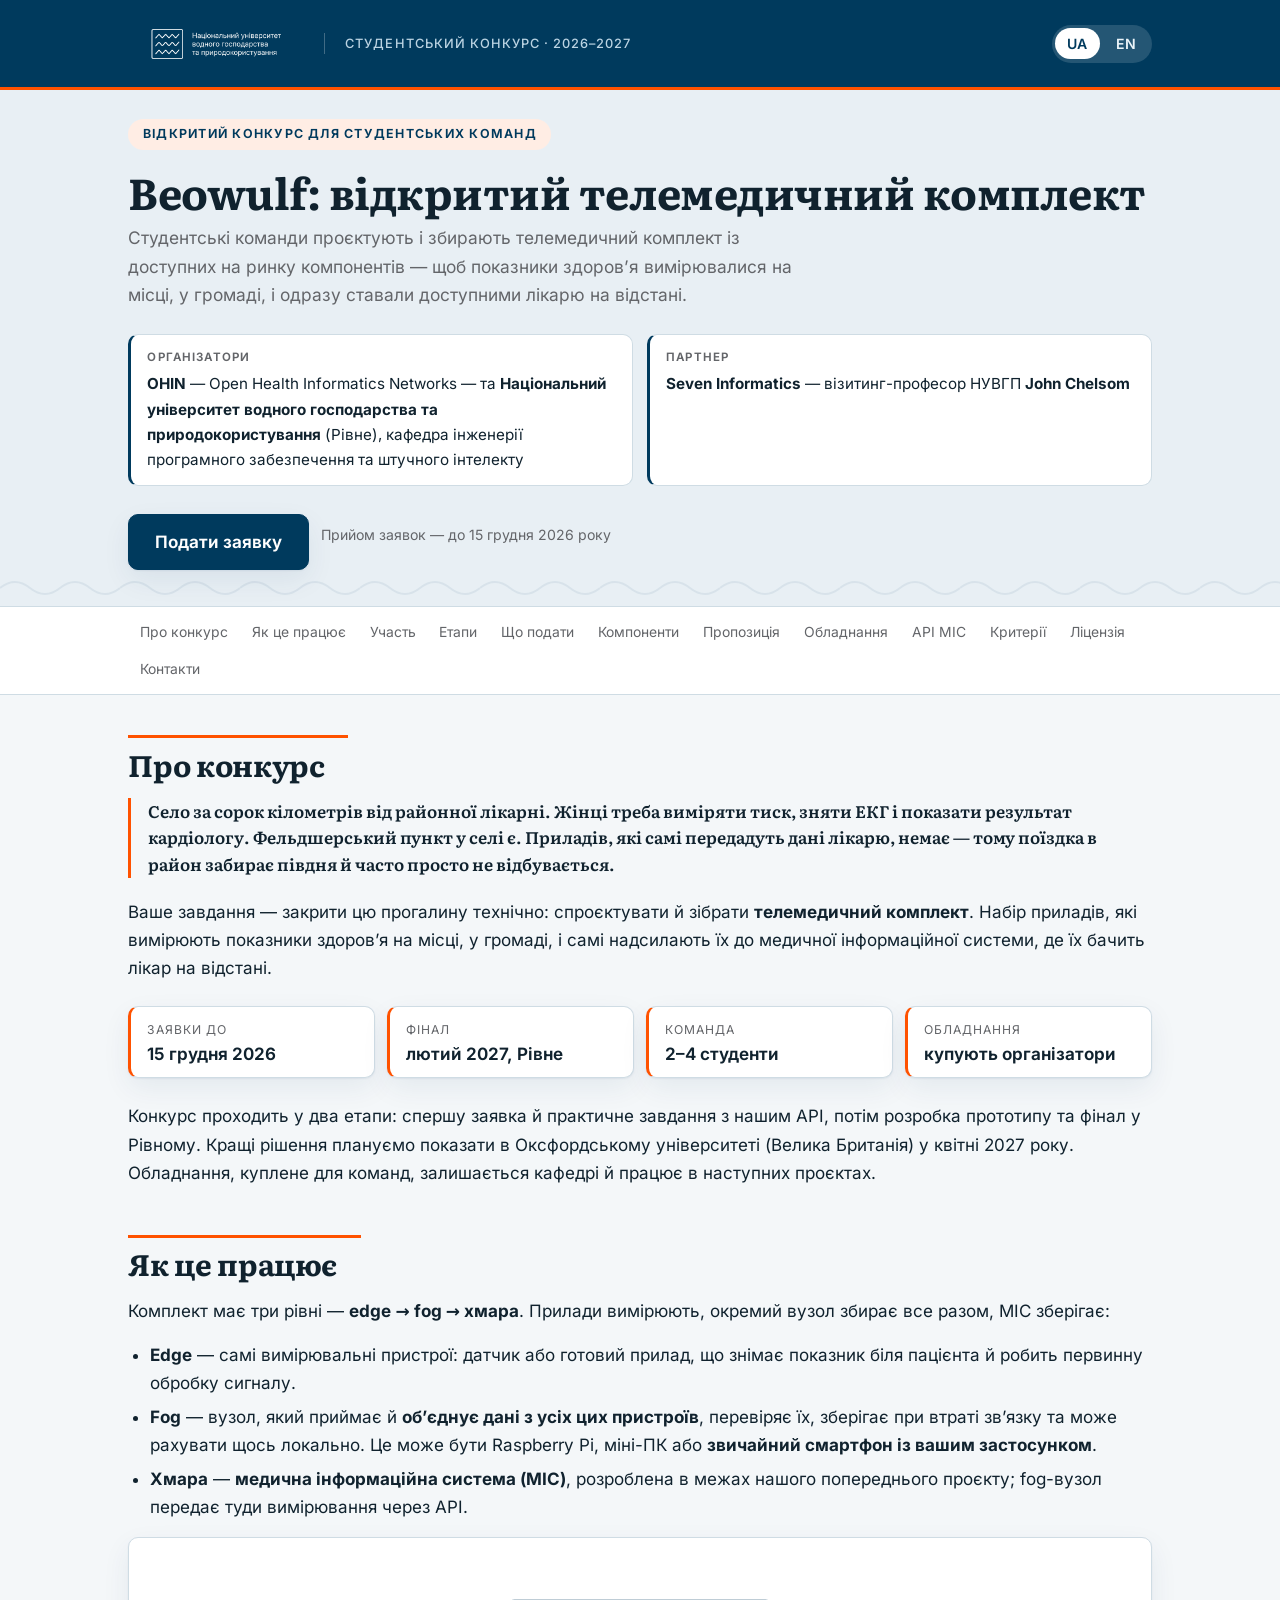
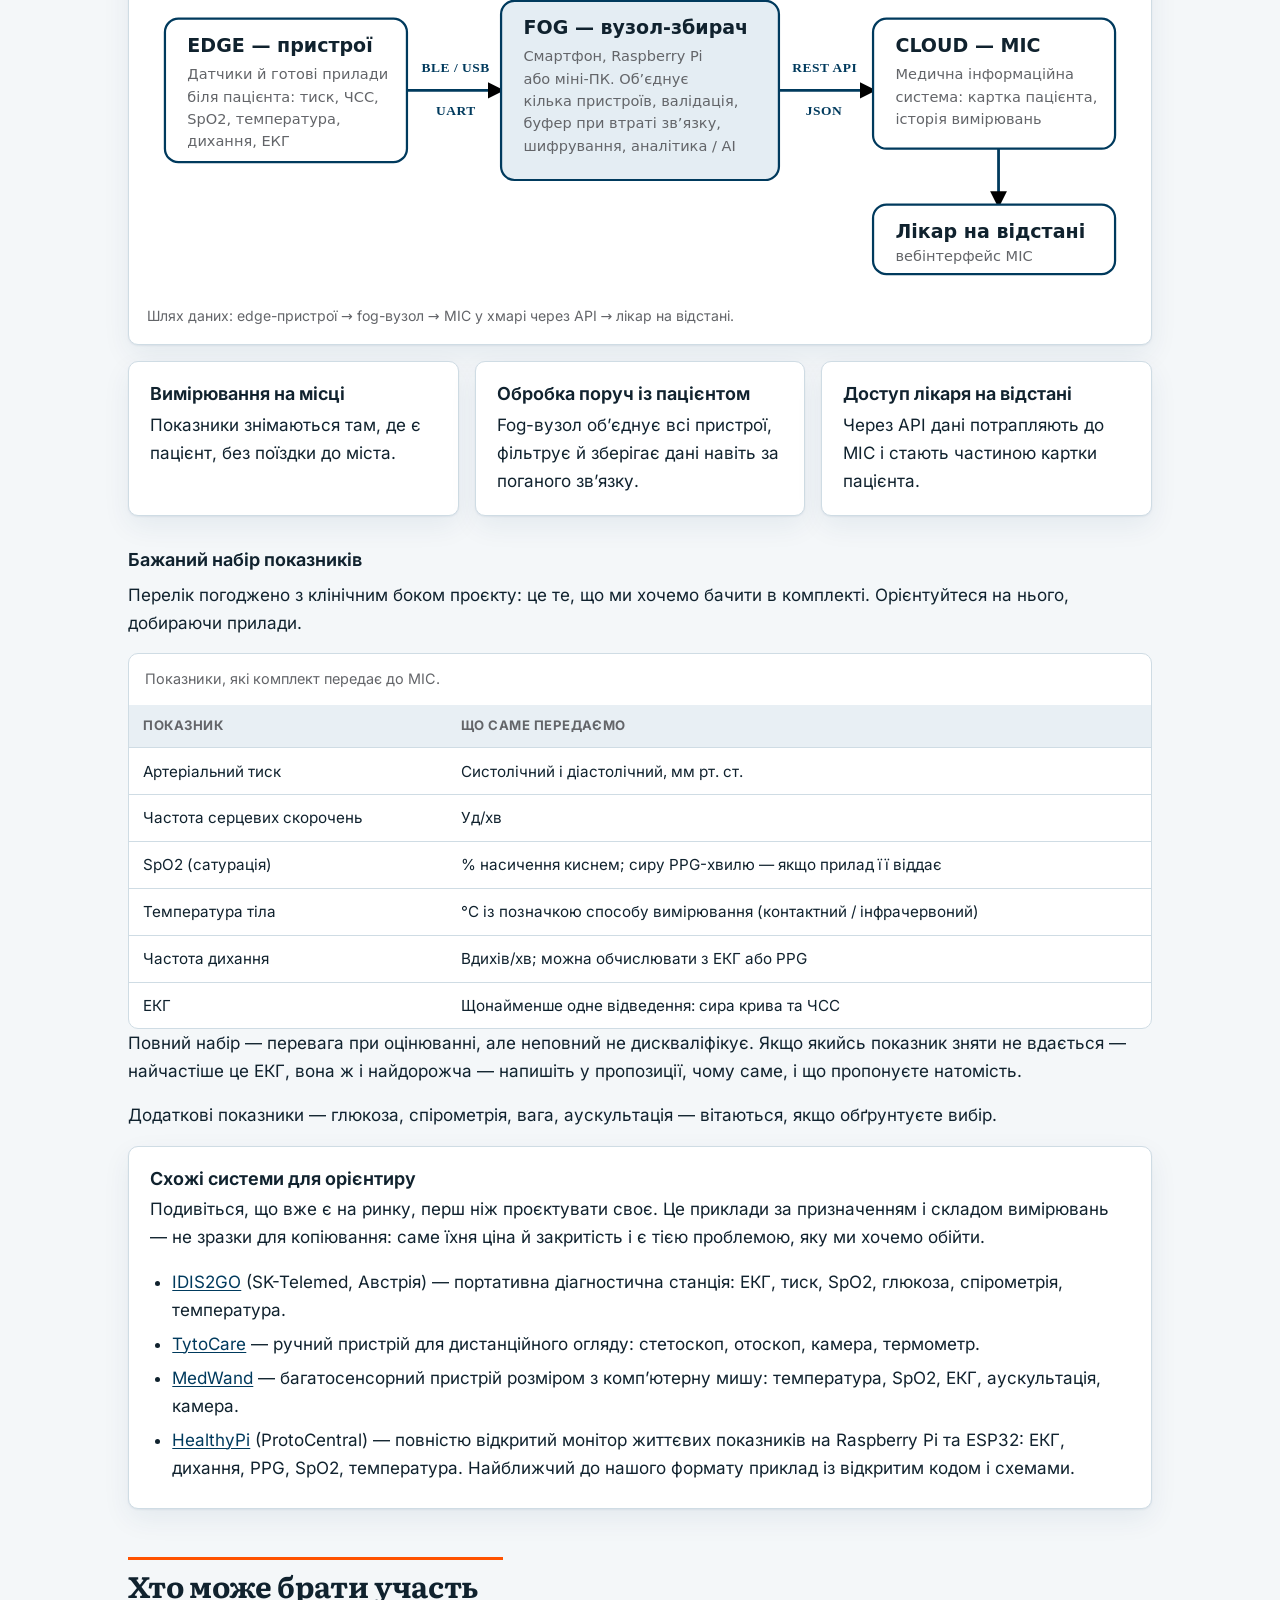
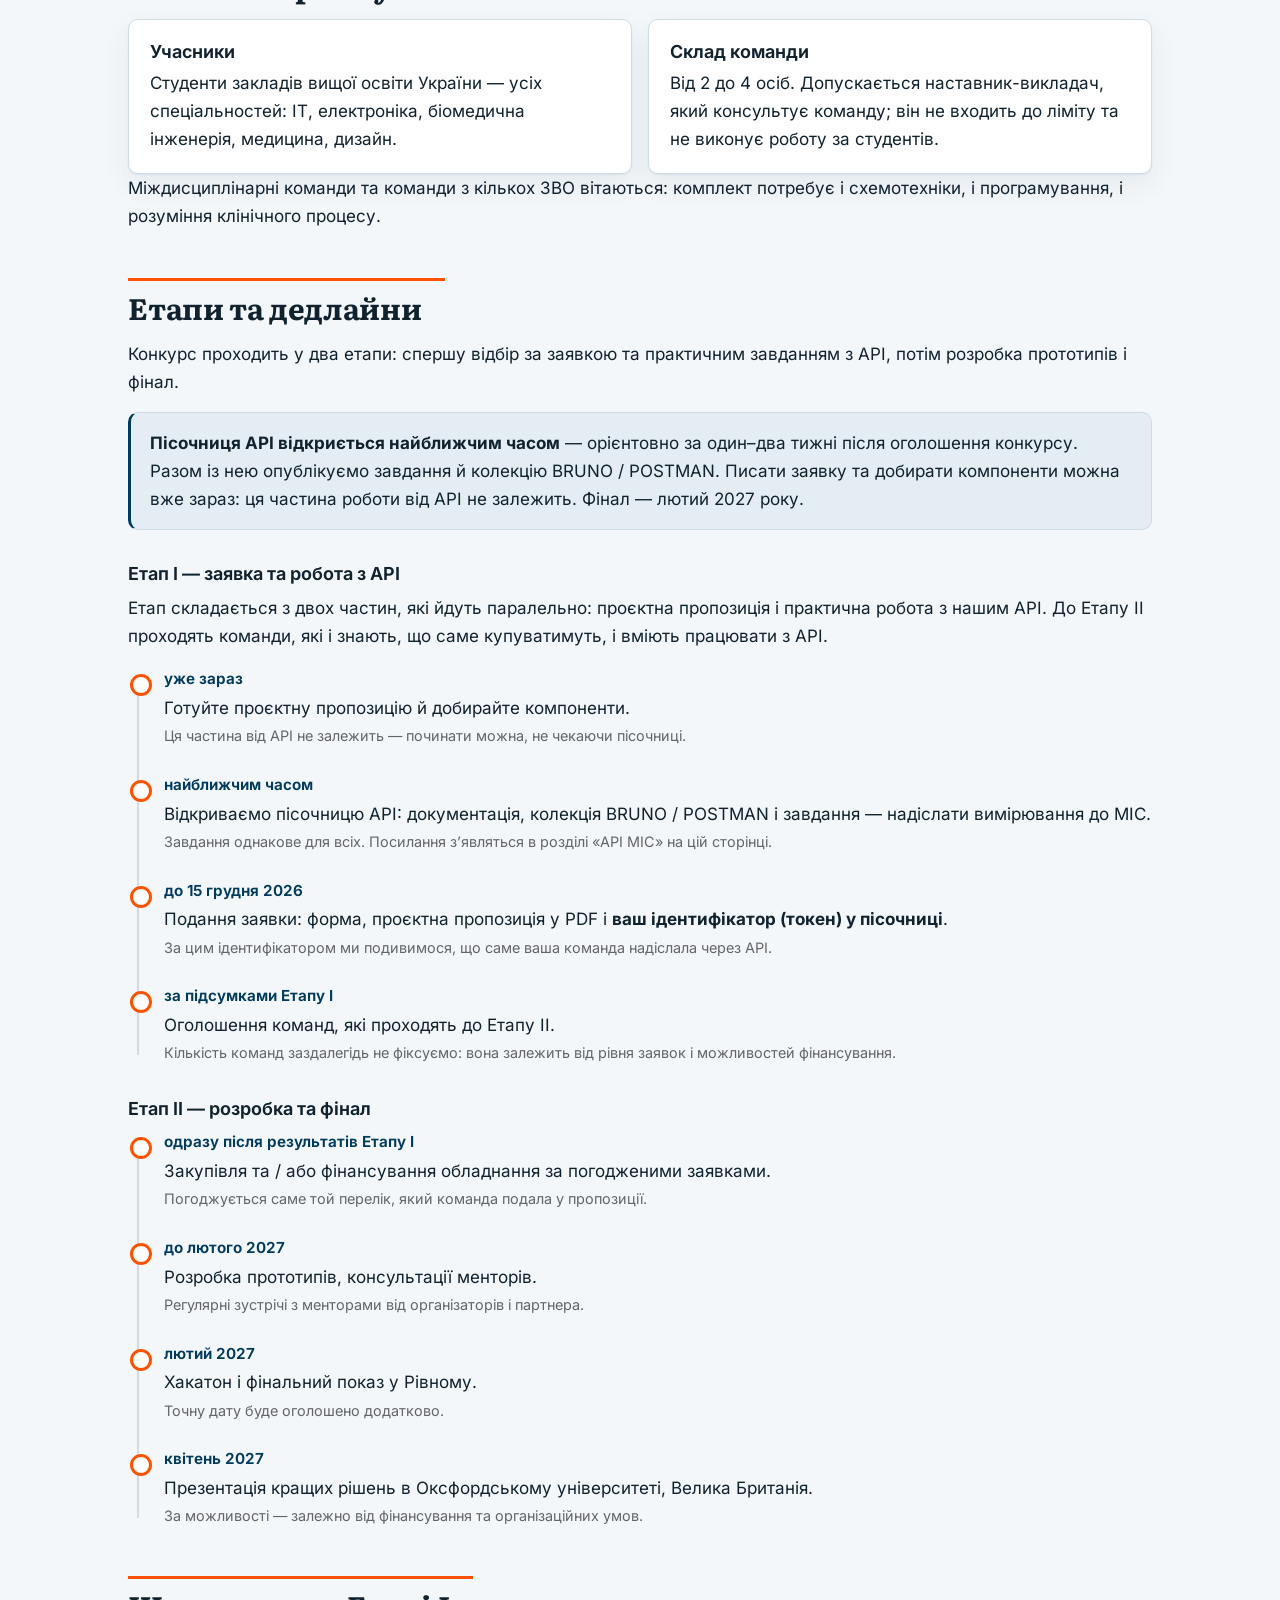
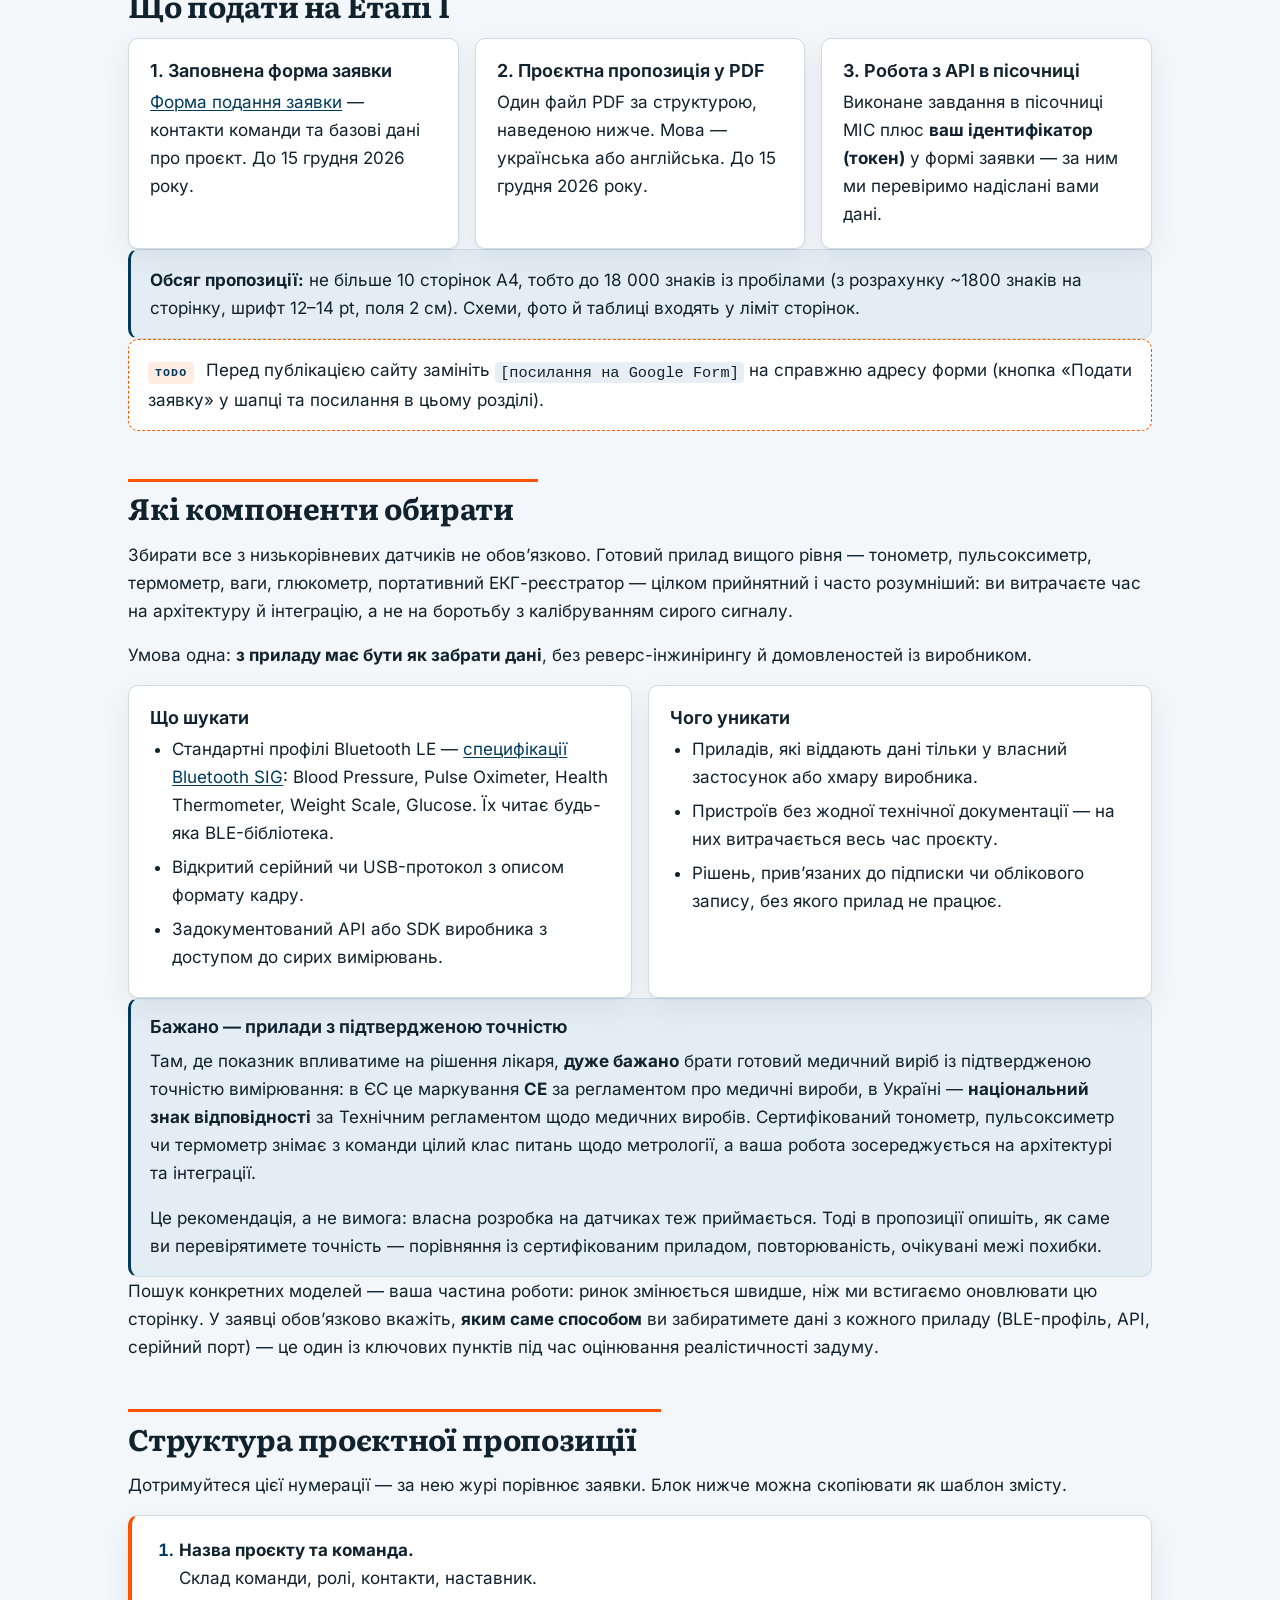
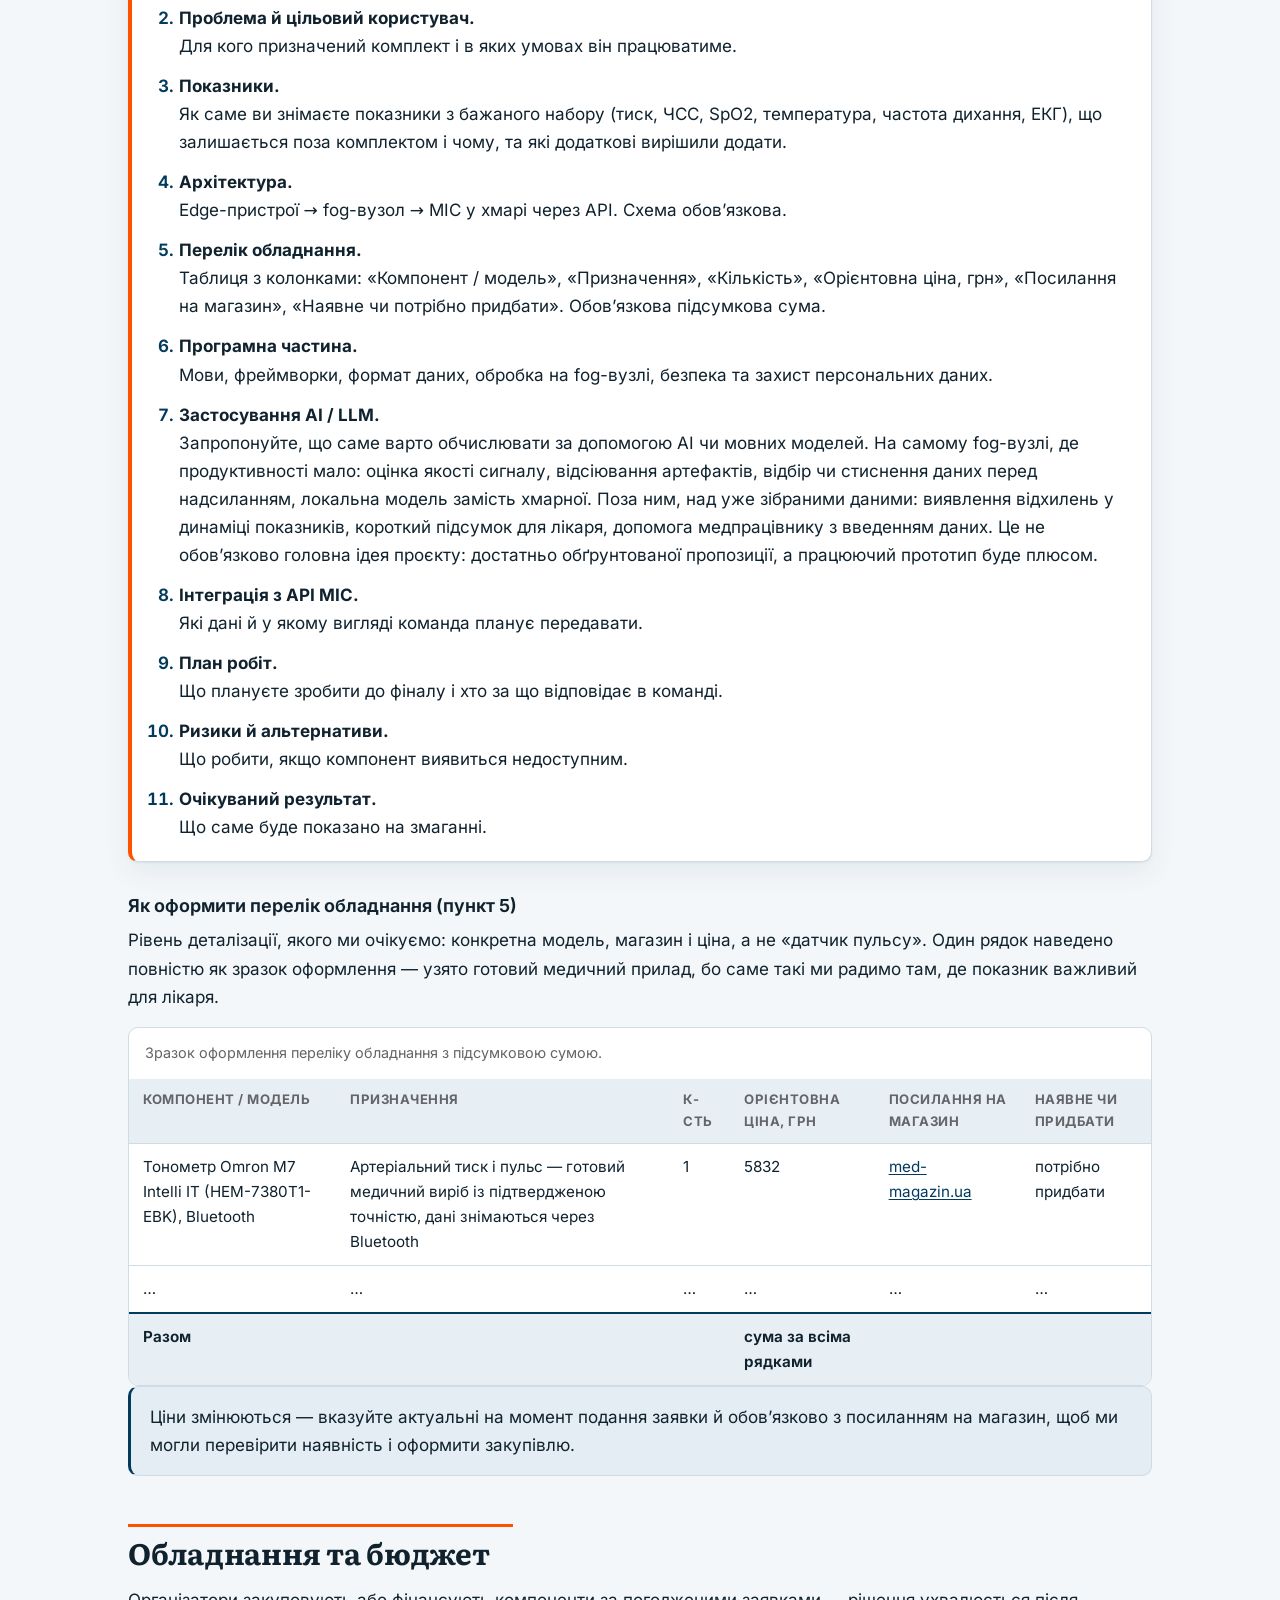
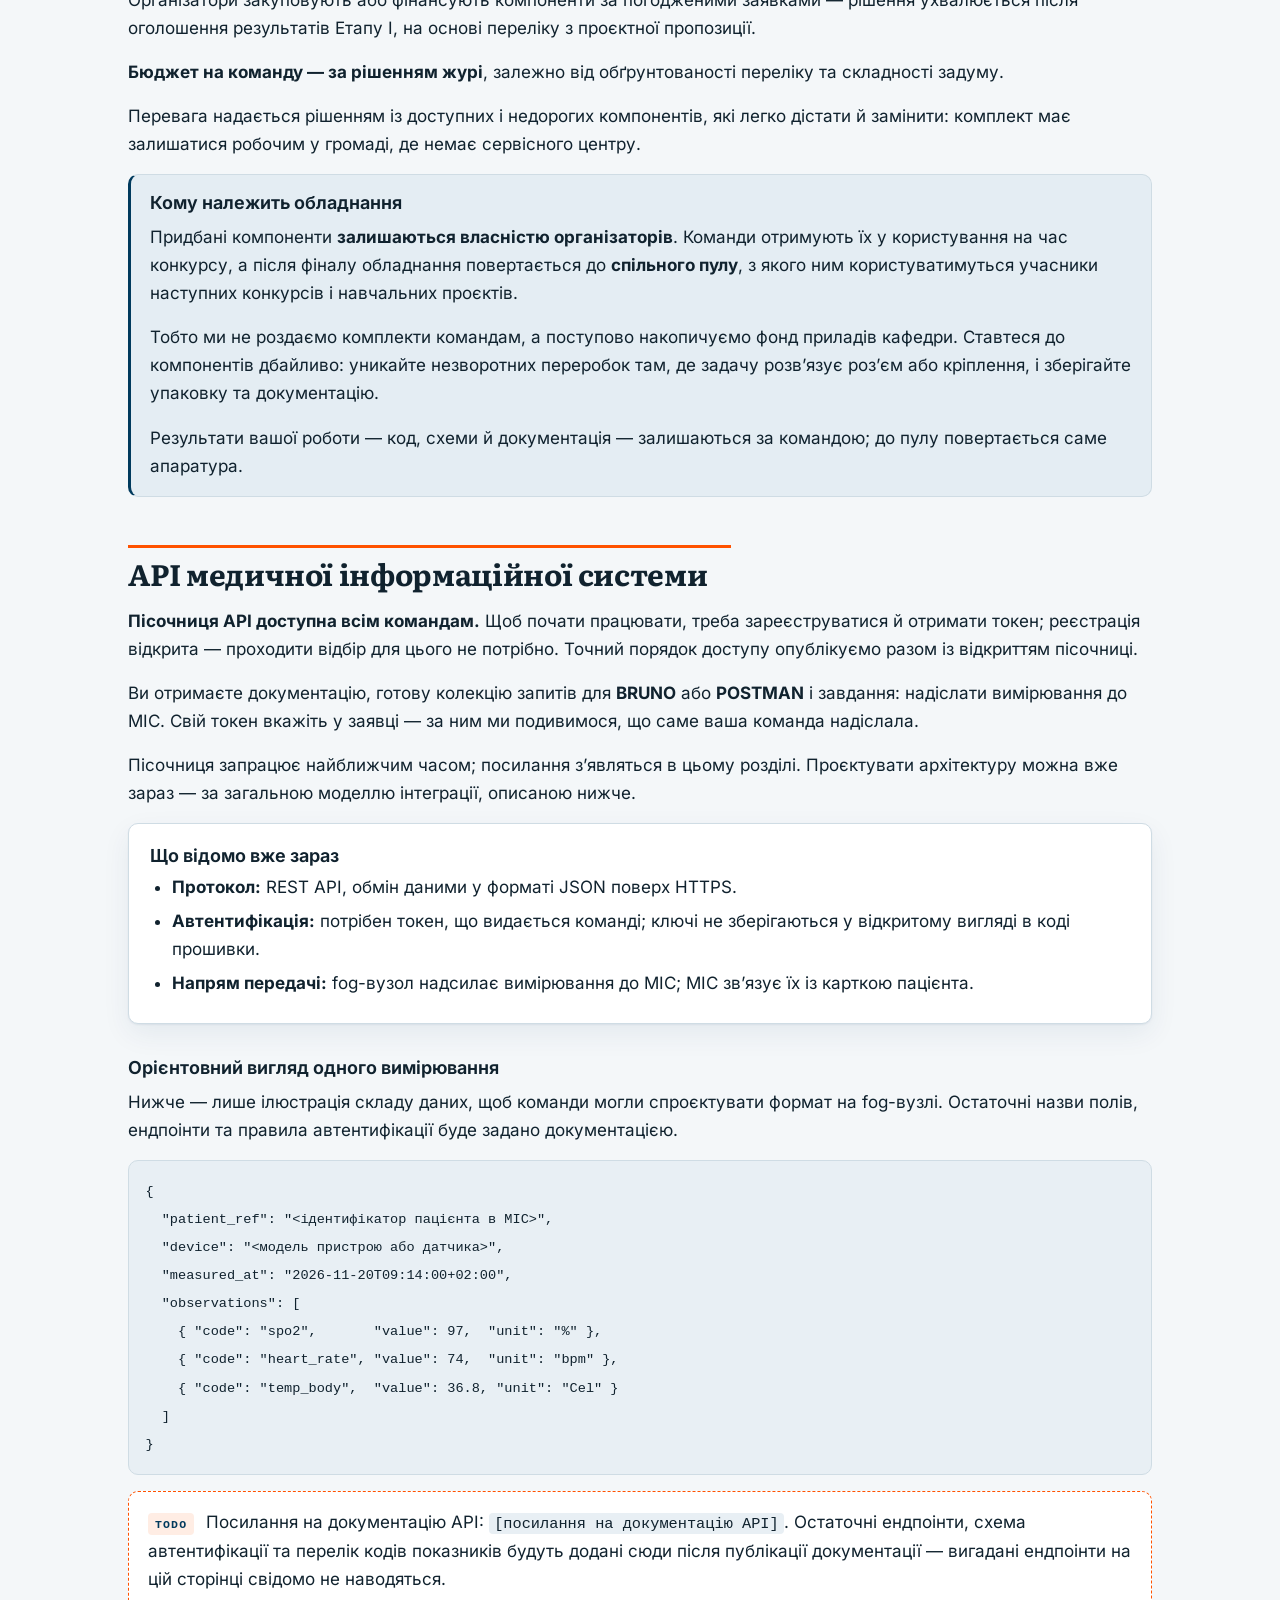
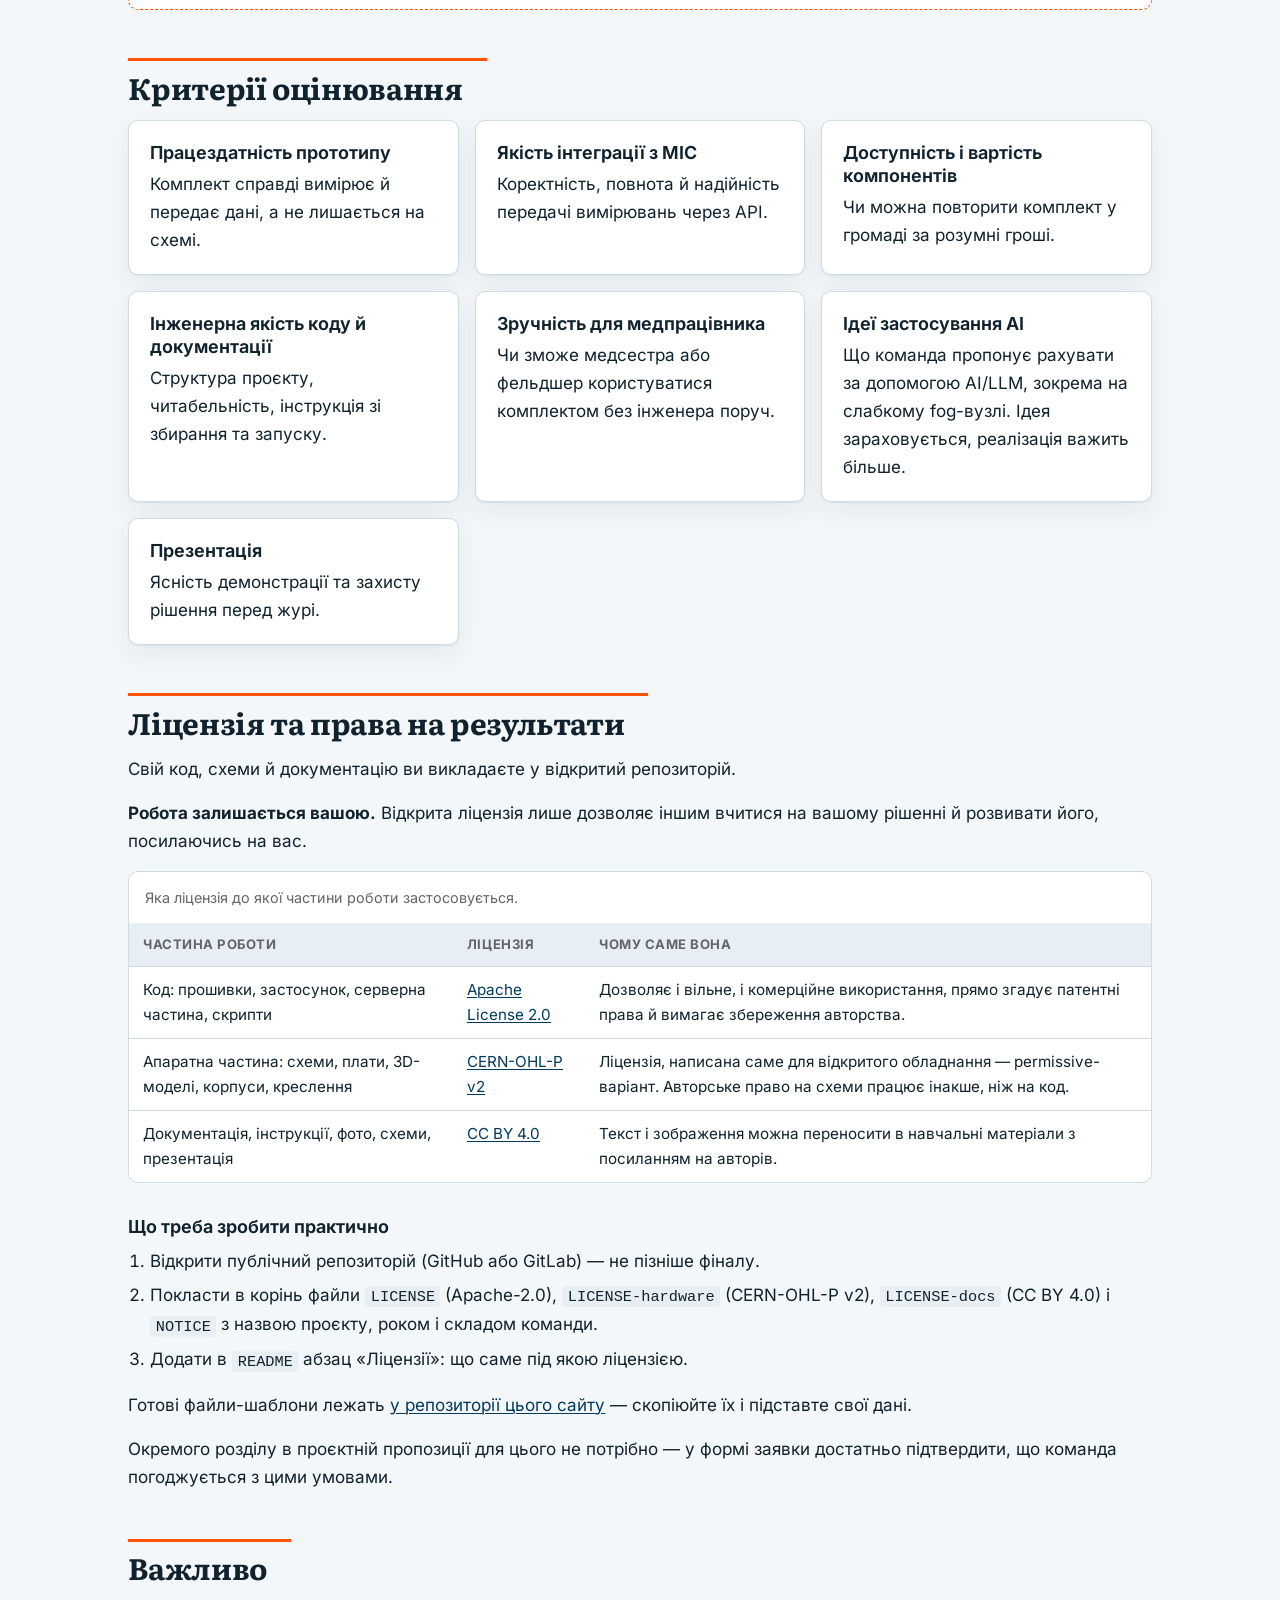
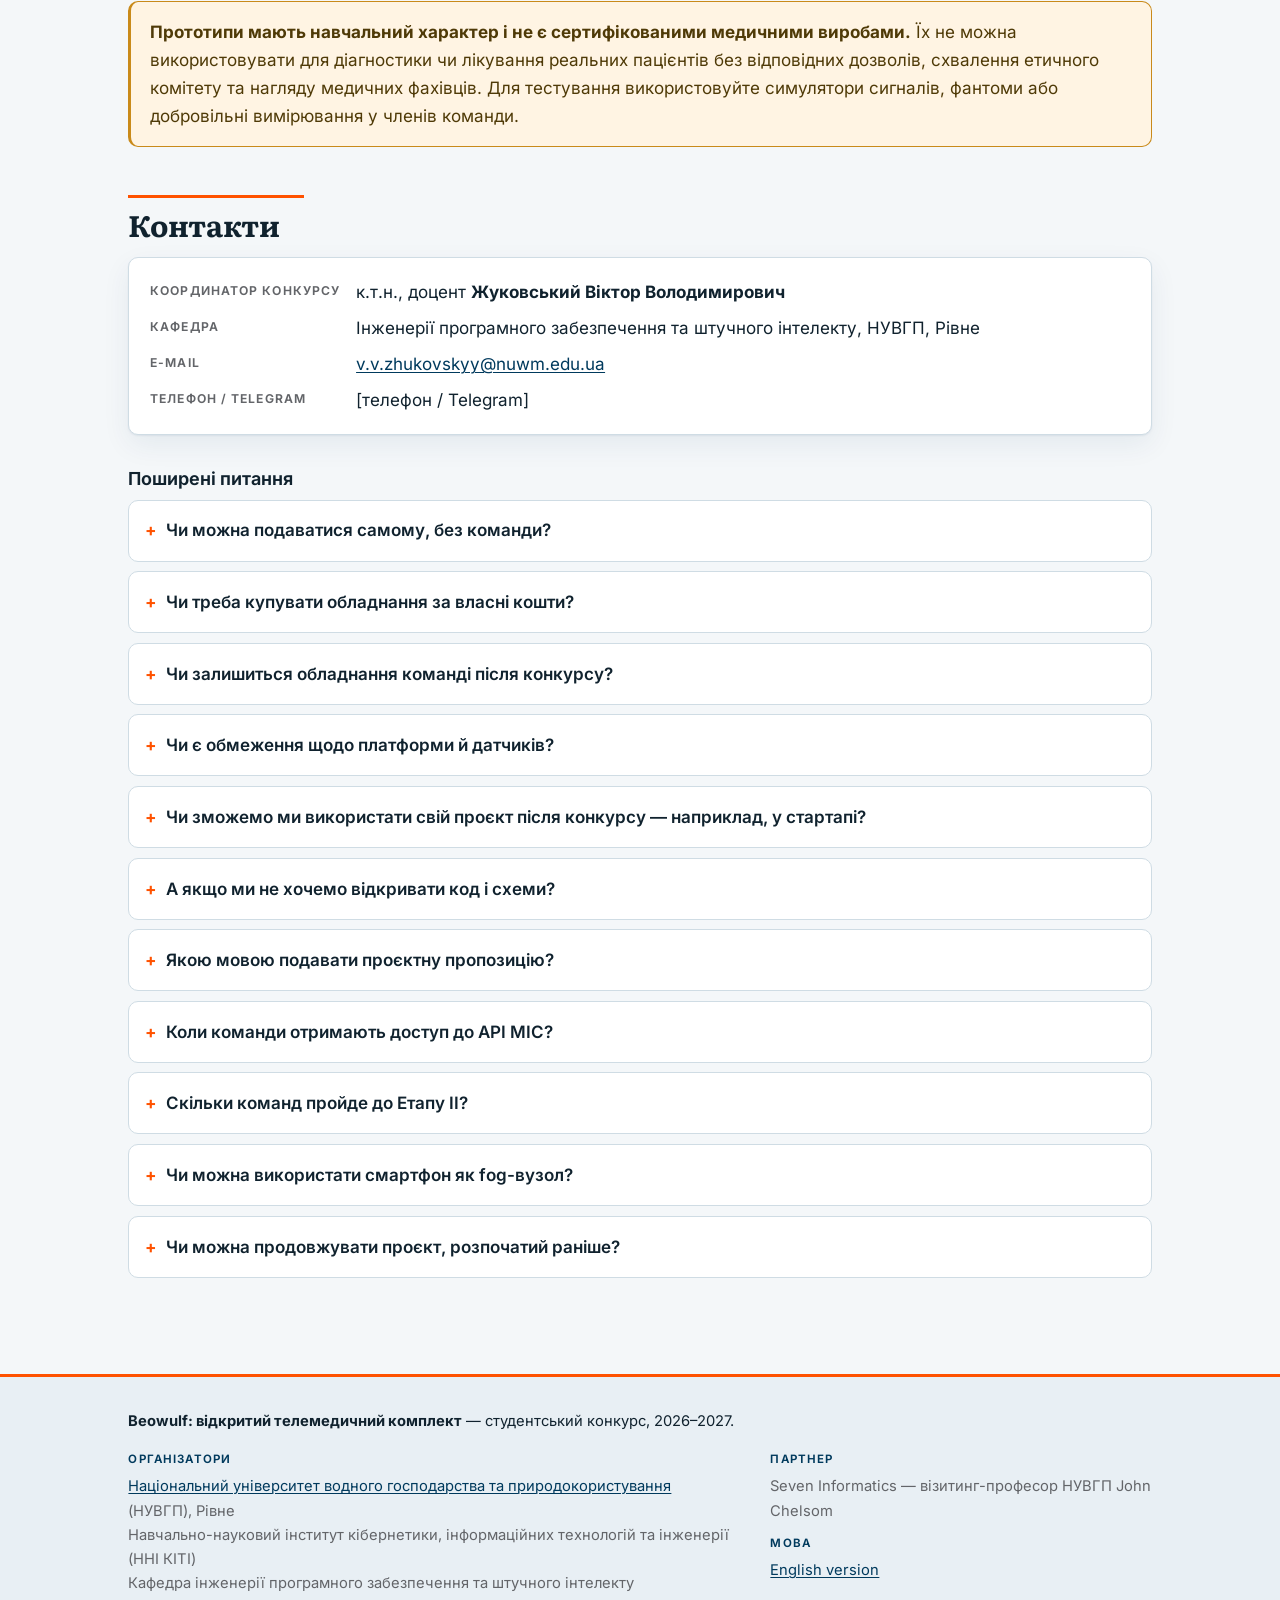
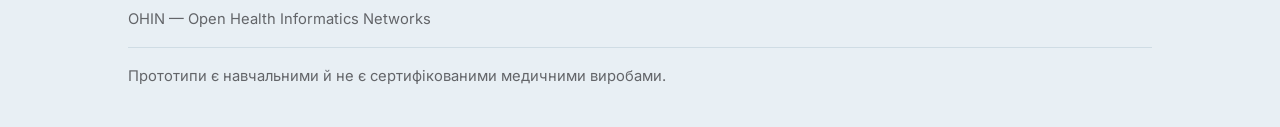
<file: index.html>
<!DOCTYPE html>
<html lang="uk">
<head>
<meta charset="utf-8">
<meta name="viewport" content="width=device-width, initial-scale=1">
<title>Beowulf: відкритий телемедичний комплект — студентський конкурс</title>
<meta name="description" content="Студентський конкурс «Beowulf: відкритий телемедичний комплект». Організатори: OHIN та НУВГП (кафедра інженерії програмного забезпечення та штучного інтелекту, Рівне). Подання заявок до 15 грудня 2026 року.">
<link rel="canonical" href="https://zhukovskyy.github.io/beowulf-2026/">
<link rel="alternate" hreflang="uk" href="https://zhukovskyy.github.io/beowulf-2026/">
<link rel="alternate" hreflang="en" href="https://zhukovskyy.github.io/beowulf-2026/en/">
<link rel="alternate" hreflang="x-default" href="https://zhukovskyy.github.io/beowulf-2026/en/">

<meta property="og:type" content="website">
<meta property="og:site_name" content="Beowulf: відкритий телемедичний комплект">
<meta property="og:locale" content="uk_UA">
<meta property="og:locale:alternate" content="en_GB">
<meta property="og:url" content="https://zhukovskyy.github.io/beowulf-2026/">
<meta property="og:title" content="Beowulf: відкритий телемедичний комплект — студентський конкурс">
<meta property="og:description" content="Студентські команди створюють телемедичний комплект за архітектурою edge → fog → хмара: вимірювання біля пацієнта, об’єднання на fog-вузлі, передача через API до медичної інформаційної системи. Заявки до 15 грудня 2026 року.">
<meta property="og:image" content="https://zhukovskyy.github.io/beowulf-2026/assets/img/og-image.png">
<meta property="og:image:width" content="1200">
<meta property="og:image:height" content="630">
<meta property="og:image:alt" content="Beowulf: відкритий телемедичний комплект — студентський конкурс, OHIN та НУВГП">
<meta name="twitter:card" content="summary_large_image">
<meta name="twitter:title" content="Beowulf: відкритий телемедичний комплект — студентський конкурс">
<meta name="twitter:description" content="Телемедичний комплект за архітектурою edge → fog → хмара для громад, де бракує лікарів. Заявки до 15 грудня 2026 року.">
<meta name="twitter:image" content="https://zhukovskyy.github.io/beowulf-2026/assets/img/og-image.png">
<meta name="theme-color" content="#003A5D">

<link rel="icon" href="assets/img/favicon.svg" type="image/svg+xml">
<link rel="apple-touch-icon" href="assets/img/favicon.svg">
<link rel="stylesheet" href="assets/css/fonts.css">
<link rel="stylesheet" href="assets/css/styles.css">
</head>
<body>
<a class="skip-link" href="#main">Перейти до основного змісту</a>

<div class="lang-bar">
  <div class="wrap">
    <div class="bar-brand">
      <a class="brand-logo" href="https://nuwm.edu.ua/" rel="noopener">
        <img src="assets/img/logo-nuwee-ua-white.png" width="600" height="238"
             alt="Національний університет водного господарства та природокористування">
      </a>
      <p class="tagline">Студентський конкурс · 2026–2027</p>
    </div>
    <nav class="lang-switch" aria-label="Вибір мови">
      <span aria-current="true" lang="uk">UA</span>
      <a href="en/" lang="en" hreflang="en">EN<span class="visually-hidden"> — English version of this page</span></a>
    </nav>
  </div>
</div>

<header class="site-header">
  <div class="wrap">
    <p class="eyebrow">Відкритий конкурс для студентських команд</p>
    <h1>Beowulf: відкритий телемедичний комплект</h1>
    <p class="lede">Студентські команди проєктують і збирають телемедичний комплект із доступних на ринку компонентів — щоб показники здоров’я вимірювалися на місці, у громаді, і одразу ставали доступними лікарю на відстані.</p>

    <ul class="org-list">
      <li>
        <span class="role">Організатори</span>
        <strong>OHIN</strong> — Open Health Informatics Networks — та <strong>Національний університет водного господарства та природокористування</strong> (Рівне), кафедра інженерії програмного забезпечення та штучного інтелекту
      </li>
      <li>
        <span class="role">Партнер</span>
        <strong>Seven Informatics</strong> — візитинг-професор НУВГП <strong>John Chelsom</strong>
      </li>
    </ul>

    <div class="btn-row">
      <a class="btn" href="[посилання на Google Form]">Подати заявку</a>
      <p class="btn-note">Прийом заявок — до 15 грудня 2026 року</p>
    </div>
  </div>
</header>

<nav class="toc" aria-label="Зміст сторінки">
  <div class="wrap">
    <ol>
      <li><a href="#about">Про конкурс</a></li>
      <li><a href="#how">Як це працює</a></li>
      <li><a href="#eligibility">Участь</a></li>
      <li><a href="#timeline">Етапи</a></li>
      <li><a href="#submit">Що подати</a></li>
      <li><a href="#components">Компоненти</a></li>
      <li><a href="#proposal">Пропозиція</a></li>
      <li><a href="#equipment">Обладнання</a></li>
      <li><a href="#api">API МІС</a></li>
      <li><a href="#criteria">Критерії</a></li>
      <li><a href="#license">Ліцензія</a></li>
      <li><a href="#contacts">Контакти</a></li>
    </ol>
  </div>
</nav>

<main id="main">
<div class="wrap">

<section id="about" aria-labelledby="about-h">
  <h2 id="about-h">Про конкурс</h2>

  <p class="scene">Село за сорок кілометрів від районної лікарні. Жінці треба виміряти тиск, зняти ЕКГ і показати результат кардіологу. Фельдшерський пункт у селі є. Приладів, які самі передадуть дані лікарю, немає — тому поїздка в район забирає півдня й часто просто не відбувається.</p>

  <p>Ваше завдання — закрити цю прогалину технічно: спроєктувати й зібрати <strong>телемедичний комплект</strong>. Набір приладів, які вимірюють показники здоров’я на місці, у громаді, і самі надсилають їх до медичної інформаційної системи, де їх бачить лікар на відстані.</p>

  <ul class="stats">
    <li><span class="label">Заявки до</span><span class="value">15 грудня 2026</span></li>
    <li><span class="label">Фінал</span><span class="value">лютий 2027, Рівне</span></li>
    <li><span class="label">Команда</span><span class="value">2–4 студенти</span></li>
    <li><span class="label">Обладнання</span><span class="value">купують організатори</span></li>
  </ul>

  <p>Конкурс проходить у два етапи: спершу заявка й практичне завдання з нашим API, потім розробка прототипу та фінал у Рівному. Кращі рішення плануємо показати в Оксфордському університеті (Велика Британія) у квітні 2027 року. Обладнання, куплене для команд, залишається кафедрі й працює в наступних проєктах.</p>
</section>

<section id="how" aria-labelledby="how-h">
  <h2 id="how-h">Як це працює</h2>
  <p>Комплект має три рівні — <strong>edge → fog → хмара</strong>. Прилади вимірюють, окремий вузол збирає все разом, МІС зберігає:</p>
  <ul>
    <li><strong>Edge</strong> — самі вимірювальні пристрої: датчик або готовий прилад, що знімає показник біля пацієнта й робить первинну обробку сигналу.</li>
    <li><strong>Fog</strong> — вузол, який приймає й <strong>об’єднує дані з усіх цих пристроїв</strong>, перевіряє їх, зберігає при втраті зв’язку та може рахувати щось локально. Це може бути Raspberry Pi, міні-ПК або <strong>звичайний смартфон із вашим застосунком</strong>.</li>
    <li><strong>Хмара</strong> — <strong>медична інформаційна система (МІС)</strong>, розроблена в межах нашого попереднього проєкту; fog-вузол передає туди вимірювання через API.</li>
  </ul>

  <figure class="diagram">
    <div class="diagram-scroll" tabindex="0" role="group" aria-label="Схема архітектури, прокручується по горизонталі">
      <img src="assets/img/architecture-ua.svg" width="880" height="300"
           alt="Схема архітектури: edge-рівень — датчики й готові прилади біля пацієнта; вони передають дані через BLE, USB або UART на fog-вузол (смартфон, Raspberry Pi чи міні-ПК), який об’єднує пристрої, перевіряє та буферизує вимірювання й робить локальну аналітику; далі вузол надсилає дані через REST API у форматі JSON до медичної інформаційної системи в хмарі, де їх бачить лікар на відстані.">
    </div>
    <figcaption>Шлях даних: edge-пристрої → fog-вузол → МІС у хмарі через API → лікар на відстані.</figcaption>
  </figure>

  <div class="grid cols-3">
    <div class="card">
      <h3>Вимірювання на місці</h3>
      <p>Показники знімаються там, де є пацієнт, без поїздки до міста.</p>
    </div>
    <div class="card">
      <h3>Обробка поруч із пацієнтом</h3>
      <p>Fog-вузол об’єднує всі пристрої, фільтрує й зберігає дані навіть за поганого зв’язку.</p>
    </div>
    <div class="card">
      <h3>Доступ лікаря на відстані</h3>
      <p>Через API дані потрапляють до МІС і стають частиною картки пацієнта.</p>
    </div>
  </div>

  <h3>Бажаний набір показників</h3>
  <p>Перелік погоджено з клінічним боком проєкту: це те, що ми хочемо бачити в комплекті. Орієнтуйтеся на нього, добираючи прилади.</p>
  <div class="table-scroll">
    <table>
      <caption>Показники, які комплект передає до МІС.</caption>
      <thead>
        <tr>
          <th scope="col">Показник</th>
          <th scope="col">Що саме передаємо</th>
        </tr>
      </thead>
      <tbody>
        <tr>
          <td>Артеріальний тиск</td>
          <td>Систолічний і діастолічний, мм рт. ст.</td>
        </tr>
        <tr>
          <td>Частота серцевих скорочень</td>
          <td>Уд/хв</td>
        </tr>
        <tr>
          <td>SpO2 (сатурація)</td>
          <td>% насичення киснем; сиру PPG-хвилю — якщо прилад її віддає</td>
        </tr>
        <tr>
          <td>Температура тіла</td>
          <td>°C із позначкою способу вимірювання (контактний / інфрачервоний)</td>
        </tr>
        <tr>
          <td>Частота дихання</td>
          <td>Вдихів/хв; можна обчислювати з ЕКГ або PPG</td>
        </tr>
        <tr>
          <td>ЕКГ</td>
          <td>Щонайменше одне відведення: сира крива та ЧСС</td>
        </tr>
      </tbody>
    </table>
  </div>
  <p>Повний набір — перевага при оцінюванні, але неповний не дискваліфікує. Якщо якийсь показник зняти не вдається — найчастіше це ЕКГ, вона ж і найдорожча — напишіть у пропозиції, чому саме, і що пропонуєте натомість.</p>
  <p>Додаткові показники — глюкоза, спірометрія, вага, аускультація — вітаються, якщо обґрунтуєте вибір.</p>

  <div class="card">
    <h3>Схожі системи для орієнтиру</h3>
    <p>Подивіться, що вже є на ринку, перш ніж проєктувати своє. Це приклади за призначенням і складом вимірювань — не зразки для копіювання: саме їхня ціна й закритість і є тією проблемою, яку ми хочемо обійти.</p>
    <ul>
      <li><a href="https://idis2go.net/" rel="noopener">IDIS2GO</a> (SK-Telemed, Австрія) — портативна діагностична станція: ЕКГ, тиск, SpO2, глюкоза, спірометрія, температура.</li>
      <li><a href="https://www.tytocare.com/" rel="noopener">TytoCare</a> — ручний пристрій для дистанційного огляду: стетоскоп, отоскоп, камера, термометр.</li>
      <li><a href="https://medwand.com/" rel="noopener">MedWand</a> — багатосенсорний пристрій розміром з комп’ютерну мишу: температура, SpO2, ЕКГ, аускультація, камера.</li>
      <li><a href="https://github.com/Protocentral/protocentral_healthypi_v4" rel="noopener">HealthyPi</a> (ProtoCentral) — повністю відкритий монітор життєвих показників на Raspberry Pi та ESP32: ЕКГ, дихання, PPG, SpO2, температура. Найближчий до нашого формату приклад із відкритим кодом і схемами.</li>
    </ul>
  </div>
</section>

<section id="eligibility" aria-labelledby="eligibility-h">
  <h2 id="eligibility-h">Хто може брати участь</h2>
  <div class="grid cols-2">
    <div class="card">
      <h3>Учасники</h3>
      <p>Студенти закладів вищої освіти України — усіх спеціальностей: ІТ, електроніка, біомедична інженерія, медицина, дизайн.</p>
    </div>
    <div class="card">
      <h3>Склад команди</h3>
      <p>Від 2 до 4 осіб. Допускається наставник-викладач, який консультує команду; він не входить до ліміту та не виконує роботу за студентів.</p>
    </div>
  </div>
  <p>Міждисциплінарні команди та команди з кількох ЗВО вітаються: комплект потребує і схемотехніки, і програмування, і розуміння клінічного процесу.</p>
</section>

<section id="timeline" aria-labelledby="timeline-h">
  <h2 id="timeline-h">Етапи та дедлайни</h2>
  <p>Конкурс проходить у два етапи: спершу відбір за заявкою та практичним завданням з API, потім розробка прототипів і фінал.</p>

  <div class="note">
    <p><strong>Пісочниця API відкриється найближчим часом</strong> — орієнтовно за один–два тижні після оголошення конкурсу. Разом із нею опублікуємо завдання й колекцію BRUNO&nbsp;/&nbsp;POSTMAN. Писати заявку та добирати компоненти можна вже зараз: ця частина роботи від API не залежить. Фінал — лютий 2027 року.</p>
  </div>

  <h3>Етап I — заявка та робота з API</h3>
  <p>Етап складається з двох частин, які йдуть паралельно: проєктна пропозиція і практична робота з нашим API. До Етапу II проходять команди, які і знають, що саме купуватимуть, і вміють працювати з API.</p>
  <ol class="timeline">
    <li>
      <span class="when">уже зараз</span>
      <p>Готуйте проєктну пропозицію й добирайте компоненти.</p>
      <p class="meta">Ця частина від API не залежить — починати можна, не чекаючи пісочниці.</p>
    </li>
    <li>
      <span class="when">найближчим часом</span>
      <p>Відкриваємо пісочницю API: документація, колекція BRUNO&nbsp;/&nbsp;POSTMAN і завдання — надіслати вимірювання до МІС.</p>
      <p class="meta">Завдання однакове для всіх. Посилання з’являться в розділі «API МІС» на цій сторінці.</p>
    </li>
    <li>
      <span class="when">до 15 грудня 2026</span>
      <p>Подання заявки: форма, проєктна пропозиція у PDF і <strong>ваш ідентифікатор (токен) у пісочниці</strong>.</p>
      <p class="meta">За цим ідентифікатором ми подивимося, що саме ваша команда надіслала через API.</p>
    </li>
    <li>
      <span class="when">за підсумками Етапу I</span>
      <p>Оголошення команд, які проходять до Етапу II.</p>
      <p class="meta">Кількість команд заздалегідь не фіксуємо: вона залежить від рівня заявок і можливостей фінансування.</p>
    </li>
  </ol>

  <h3>Етап II — розробка та фінал</h3>
  <ol class="timeline">
    <li>
      <span class="when">одразу після результатів Етапу I</span>
      <p>Закупівля та&nbsp;/&nbsp;або фінансування обладнання за погодженими заявками.</p>
      <p class="meta">Погоджується саме той перелік, який команда подала у пропозиції.</p>
    </li>
    <li>
      <span class="when">до лютого 2027</span>
      <p>Розробка прототипів, консультації менторів.</p>
      <p class="meta">Регулярні зустрічі з менторами від організаторів і партнера.</p>
    </li>
    <li>
      <span class="when">лютий 2027</span>
      <p>Хакатон і фінальний показ у Рівному.</p>
      <p class="meta">Точну дату буде оголошено додатково.</p>
    </li>
    <li>
      <span class="when">квітень 2027</span>
      <p>Презентація кращих рішень в Оксфордському університеті, Велика Британія.</p>
      <p class="meta">За можливості — залежно від фінансування та організаційних умов.</p>
    </li>
  </ol>
</section>

<section id="submit" aria-labelledby="submit-h">
  <h2 id="submit-h">Що подати на Етапі I</h2>
  <div class="grid cols-3">
    <div class="card">
      <h3>1. Заповнена форма заявки</h3>
      <p><a href="[посилання на Google Form]">Форма подання заявки</a> — контакти команди та базові дані про проєкт. До 15 грудня 2026 року.</p>
    </div>
    <div class="card">
      <h3>2. Проєктна пропозиція у PDF</h3>
      <p>Один файл PDF за структурою, наведеною нижче. Мова — українська або англійська. До 15 грудня 2026 року.</p>
    </div>
    <div class="card">
      <h3>3. Робота з API в пісочниці</h3>
      <p>Виконане завдання в пісочниці МІС плюс <strong>ваш ідентифікатор (токен)</strong> у формі заявки — за ним ми перевіримо надіслані вами дані.</p>
    </div>
  </div>

  <div class="note">
    <p><strong>Обсяг пропозиції:</strong> не більше 10 сторінок А4, тобто до 18 000 знаків із пробілами (з розрахунку ~1800 знаків на сторінку, шрифт 12–14&nbsp;pt, поля 2&nbsp;см). Схеми, фото й таблиці входять у ліміт сторінок.</p>
  </div>

  <div class="todo">
    <p><span class="tag">TODO</span> Перед публікацією сайту замініть <code>[посилання на Google Form]</code> на справжню адресу форми (кнопка «Подати заявку» у шапці та посилання в цьому розділі).</p>
  </div>
</section>

<section id="components" aria-labelledby="components-h">
  <h2 id="components-h">Які компоненти обирати</h2>
  <p>Збирати все з низькорівневих датчиків не обов’язково. Готовий прилад вищого рівня — тонометр, пульсоксиметр, термометр, ваги, глюкометр, портативний ЕКГ-реєстратор — цілком прийнятний і часто розумніший: ви витрачаєте час на архітектуру й інтеграцію, а не на боротьбу з калібруванням сирого сигналу.</p>
  <p>Умова одна: <strong>з приладу має бути як забрати дані</strong>, без реверс-інжинірингу й домовленостей із виробником.</p>
  <div class="grid cols-2">
    <div class="card">
      <h3>Що шукати</h3>
      <ul>
        <li>Стандартні профілі Bluetooth LE — <a href="https://www.bluetooth.com/specifications/specs/" rel="noopener">специфікації Bluetooth SIG</a>: Blood Pressure, Pulse Oximeter, Health Thermometer, Weight Scale, Glucose. Їх читає будь-яка BLE-бібліотека.</li>
        <li>Відкритий серійний чи USB-протокол з описом формату кадру.</li>
        <li>Задокументований API або SDK виробника з доступом до сирих вимірювань.</li>
      </ul>
    </div>
    <div class="card">
      <h3>Чого уникати</h3>
      <ul>
        <li>Приладів, які віддають дані тільки у власний застосунок або хмару виробника.</li>
        <li>Пристроїв без жодної технічної документації — на них витрачається весь час проєкту.</li>
        <li>Рішень, прив’язаних до підписки чи облікового запису, без якого прилад не працює.</li>
      </ul>
    </div>
  </div>

  <div class="note">
    <h3>Бажано — прилади з підтвердженою точністю</h3>
    <p>Там, де показник впливатиме на рішення лікаря, <strong>дуже бажано</strong> брати готовий медичний виріб із підтвердженою точністю вимірювання: в ЄС це маркування <strong>CE</strong> за регламентом про медичні вироби, в Україні — <strong>національний знак відповідності</strong> за Технічним регламентом щодо медичних виробів. Сертифікований тонометр, пульсоксиметр чи термометр знімає з команди цілий клас питань щодо метрології, а ваша робота зосереджується на архітектурі та інтеграції.</p>
    <p>Це рекомендація, а не вимога: власна розробка на датчиках теж приймається. Тоді в пропозиції опишіть, як саме ви перевірятимете точність — порівняння із сертифікованим приладом, повторюваність, очікувані межі похибки.</p>
  </div>

  <p>Пошук конкретних моделей — ваша частина роботи: ринок змінюється швидше, ніж ми встигаємо оновлювати цю сторінку. У заявці обов’язково вкажіть, <strong>яким саме способом</strong> ви забиратимете дані з кожного приладу (BLE-профіль, API, серійний порт) — це один із ключових пунктів під час оцінювання реалістичності задуму.</p>
</section>

<section id="proposal" aria-labelledby="proposal-h">
  <h2 id="proposal-h">Структура проєктної пропозиції</h2>
  <p>Дотримуйтеся цієї нумерації — за нею журі порівнює заявки. Блок нижче можна скопіювати як шаблон змісту.</p>
  <div class="proposal">
    <ol>
      <li><strong>Назва проєкту та команда.</strong> Склад команди, ролі, контакти, наставник.</li>
      <li><strong>Проблема й цільовий користувач.</strong> Для кого призначений комплект і в яких умовах він працюватиме.</li>
      <li><strong>Показники.</strong> Як саме ви знімаєте показники з бажаного набору (тиск, ЧСС, SpO2, температура, частота дихання, ЕКГ), що залишається поза комплектом і чому, та які додаткові вирішили додати.</li>
      <li><strong>Архітектура.</strong> Edge-пристрої → fog-вузол → МІС у хмарі через API. Схема обов’язкова.</li>
      <li><strong>Перелік обладнання.</strong> Таблиця з колонками: «Компонент&nbsp;/&nbsp;модель», «Призначення», «Кількість», «Орієнтовна ціна, грн», «Посилання на магазин», «Наявне чи потрібно придбати». Обов’язкова підсумкова сума.</li>
      <li><strong>Програмна частина.</strong> Мови, фреймворки, формат даних, обробка на fog-вузлі, безпека та захист персональних даних.</li>
      <li><strong>Застосування AI / LLM.</strong> Запропонуйте, що саме варто обчислювати за допомогою AI чи мовних моделей. На самому fog-вузлі, де продуктивності мало: оцінка якості сигналу, відсіювання артефактів, відбір чи стиснення даних перед надсиланням, локальна модель замість хмарної. Поза ним, над уже зібраними даними: виявлення відхилень у динаміці показників, короткий підсумок для лікаря, допомога медпрацівнику з введенням даних. Це не обов’язково головна ідея проєкту: достатньо обґрунтованої пропозиції, а працюючий прототип буде плюсом.</li>
      <li><strong>Інтеграція з API МІС.</strong> Які дані й у якому вигляді команда планує передавати.</li>
      <li><strong>План робіт.</strong> Що плануєте зробити до фіналу і хто за що відповідає в команді.</li>
      <li><strong>Ризики й альтернативи.</strong> Що робити, якщо компонент виявиться недоступним.</li>
      <li><strong>Очікуваний результат.</strong> Що саме буде показано на змаганні.</li>
    </ol>
  </div>

  <h3>Як оформити перелік обладнання (пункт 5)</h3>
  <p>Рівень деталізації, якого ми очікуємо: конкретна модель, магазин і ціна, а не «датчик пульсу». Один рядок наведено повністю як зразок оформлення — узято готовий медичний прилад, бо саме такі ми радимо там, де показник важливий для лікаря.</p>
  <div class="table-scroll">
    <table>
      <caption>Зразок оформлення переліку обладнання з підсумковою сумою.</caption>
      <thead>
        <tr>
          <th scope="col">Компонент / модель</th>
          <th scope="col">Призначення</th>
          <th scope="col">К-сть</th>
          <th scope="col">Орієнтовна ціна, грн</th>
          <th scope="col">Посилання на магазин</th>
          <th scope="col">Наявне чи придбати</th>
        </tr>
      </thead>
      <tbody>
        <tr>
          <td>Тонометр Omron M7 Intelli IT (HEM-7380T1-EBK), Bluetooth</td>
          <td>Артеріальний тиск і пульс — готовий медичний виріб із підтвердженою точністю, дані знімаються через Bluetooth</td>
          <td>1</td>
          <td>5832</td>
          <td><a href="https://med-magazin.ua/item_n41628.htm" rel="noopener nofollow">med-magazin.ua</a></td>
          <td>потрібно придбати</td>
        </tr>
        <tr>
          <td>…</td>
          <td>…</td>
          <td>…</td>
          <td>…</td>
          <td>…</td>
          <td>…</td>
        </tr>
      </tbody>
      <tfoot>
        <tr>
          <th scope="row" colspan="3">Разом</th>
          <td>сума за всіма рядками</td>
          <td colspan="2"></td>
        </tr>
      </tfoot>
    </table>
  </div>

  <div class="note">
    <p>Ціни змінюються — вказуйте актуальні на момент подання заявки й обов’язково з посиланням на магазин, щоб ми могли перевірити наявність і оформити закупівлю.</p>
  </div>
</section>

<section id="equipment" aria-labelledby="equipment-h">
  <h2 id="equipment-h">Обладнання та бюджет</h2>
  <p>Організатори закуповують або фінансують компоненти за погодженими заявками — рішення ухвалюється після оголошення результатів Етапу I, на основі переліку з проєктної пропозиції.</p>
  <p><strong>Бюджет на команду — за рішенням журі</strong>, залежно від обґрунтованості переліку та складності задуму.</p>
  <p>Перевага надається рішенням із доступних і недорогих компонентів, які легко дістати й замінити: комплект має залишатися робочим у громаді, де немає сервісного центру.</p>

  <div class="note">
    <h3>Кому належить обладнання</h3>
    <p>Придбані компоненти <strong>залишаються власністю організаторів</strong>. Команди отримують їх у користування на час конкурсу, а після фіналу обладнання повертається до <strong>спільного пулу</strong>, з якого ним користуватимуться учасники наступних конкурсів і навчальних проєктів.</p>
    <p>Тобто ми не роздаємо комплекти командам, а поступово накопичуємо фонд приладів кафедри. Ставтеся до компонентів дбайливо: уникайте незворотних переробок там, де задачу розв’язує роз’єм або кріплення, і зберігайте упаковку та документацію.</p>
    <p>Результати вашої роботи — код, схеми й документація — залишаються за командою; до пулу повертається саме апаратура.</p>
  </div>
</section>

<section id="api" aria-labelledby="api-h">
  <h2 id="api-h">API медичної інформаційної системи</h2>
  <p><strong>Пісочниця API доступна всім командам.</strong> Щоб почати працювати, треба зареєструватися й отримати токен; реєстрація відкрита — проходити відбір для цього не потрібно. Точний порядок доступу опублікуємо разом із відкриттям пісочниці.</p>
  <p>Ви отримаєте документацію, готову колекцію запитів для <strong>BRUNO</strong> або <strong>POSTMAN</strong> і завдання: надіслати вимірювання до МІС. Свій токен вкажіть у заявці — за ним ми подивимося, що саме ваша команда надіслала.</p>
  <p>Пісочниця запрацює найближчим часом; посилання з’являться в цьому розділі. Проєктувати архітектуру можна вже зараз — за загальною моделлю інтеграції, описаною нижче.</p>

  <div class="card">
    <h3>Що відомо вже зараз</h3>
    <ul>
      <li><strong>Протокол:</strong> REST API, обмін даними у форматі JSON поверх HTTPS.</li>
      <li><strong>Автентифікація:</strong> потрібен токен, що видається команді; ключі не зберігаються у відкритому вигляді в коді прошивки.</li>
      <li><strong>Напрям передачі:</strong> fog-вузол надсилає вимірювання до МІС; МІС зв’язує їх із карткою пацієнта.</li>
    </ul>
  </div>

  <h3>Орієнтовний вигляд одного вимірювання</h3>
  <p>Нижче — лише ілюстрація складу даних, щоб команди могли спроєктувати формат на fog-вузлі. Остаточні назви полів, ендпоінти та правила автентифікації буде задано документацією.</p>
  <pre><code>{
  "patient_ref": "&lt;ідентифікатор пацієнта в МІС&gt;",
  "device": "&lt;модель пристрою або датчика&gt;",
  "measured_at": "2026-11-20T09:14:00+02:00",
  "observations": [
    { "code": "spo2",       "value": 97,  "unit": "%" },
    { "code": "heart_rate", "value": 74,  "unit": "bpm" },
    { "code": "temp_body",  "value": 36.8, "unit": "Cel" }
  ]
}</code></pre>

  <div class="todo">
    <p><span class="tag">TODO</span> Посилання на документацію API: <code>[посилання на документацію API]</code>. Остаточні ендпоінти, схема автентифікації та перелік кодів показників будуть додані сюди після публікації документації — вигадані ендпоінти на цій сторінці свідомо не наводяться.</p>
  </div>
</section>

<section id="criteria" aria-labelledby="criteria-h">
  <h2 id="criteria-h">Критерії оцінювання</h2>
  <div class="grid cols-3">
    <div class="card">
      <h3>Працездатність прототипу</h3>
      <p>Комплект справді вимірює й передає дані, а не лишається на схемі.</p>
    </div>
    <div class="card">
      <h3>Якість інтеграції з МІС</h3>
      <p>Коректність, повнота й надійність передачі вимірювань через API.</p>
    </div>
    <div class="card">
      <h3>Доступність і вартість компонентів</h3>
      <p>Чи можна повторити комплект у громаді за розумні гроші.</p>
    </div>
    <div class="card">
      <h3>Інженерна якість коду й документації</h3>
      <p>Структура проєкту, читабельність, інструкція зі збирання та запуску.</p>
    </div>
    <div class="card">
      <h3>Зручність для медпрацівника</h3>
      <p>Чи зможе медсестра або фельдшер користуватися комплектом без інженера поруч.</p>
    </div>
    <div class="card">
      <h3>Ідеї застосування AI</h3>
      <p>Що команда пропонує рахувати за допомогою AI/LLM, зокрема на слабкому fog-вузлі. Ідея зараховується, реалізація важить більше.</p>
    </div>
    <div class="card">
      <h3>Презентація</h3>
      <p>Ясність демонстрації та захисту рішення перед журі.</p>
    </div>
  </div>
</section>

<section id="license" aria-labelledby="license-h">
  <h2 id="license-h">Ліцензія та права на результати</h2>
  <p>Свій код, схеми й документацію ви викладаєте у відкритий репозиторій.</p>
  <p><strong>Робота залишається вашою.</strong> Відкрита ліцензія лише дозволяє іншим вчитися на вашому рішенні й розвивати його, посилаючись на вас.</p>

  <div class="table-scroll">
    <table>
      <caption>Яка ліцензія до якої частини роботи застосовується.</caption>
      <thead>
        <tr>
          <th scope="col">Частина роботи</th>
          <th scope="col">Ліцензія</th>
          <th scope="col">Чому саме вона</th>
        </tr>
      </thead>
      <tbody>
        <tr>
          <td>Код: прошивки, застосунок, серверна частина, скрипти</td>
          <td><a href="https://www.apache.org/licenses/LICENSE-2.0" rel="noopener">Apache License 2.0</a></td>
          <td>Дозволяє і вільне, і комерційне використання, прямо згадує патентні права й вимагає збереження авторства.</td>
        </tr>
        <tr>
          <td>Апаратна частина: схеми, плати, 3D-моделі, корпуси, креслення</td>
          <td><a href="https://cern-ohl.web.cern.ch/" rel="noopener">CERN-OHL-P v2</a></td>
          <td>Ліцензія, написана саме для відкритого обладнання — permissive-варіант. Авторське право на схеми працює інакше, ніж на код.</td>
        </tr>
        <tr>
          <td>Документація, інструкції, фото, схеми, презентація</td>
          <td><a href="https://creativecommons.org/licenses/by/4.0/deed.uk" rel="noopener">CC BY 4.0</a></td>
          <td>Текст і зображення можна переносити в навчальні матеріали з посиланням на авторів.</td>
        </tr>
      </tbody>
    </table>
  </div>

  <h3>Що треба зробити практично</h3>
  <ol>
    <li>Відкрити публічний репозиторій (GitHub або GitLab) — не пізніше фіналу.</li>
    <li>Покласти в корінь файли <code>LICENSE</code> (Apache-2.0), <code>LICENSE-hardware</code> (CERN-OHL-P v2), <code>LICENSE-docs</code> (CC BY 4.0) і <code>NOTICE</code> з назвою проєкту, роком і складом команди.</li>
    <li>Додати в <code>README</code> абзац «Ліцензії»: що саме під якою ліцензією.</li>
  </ol>
  <p>Готові файли-шаблони лежать <a href="https://github.com/zhukovskyy/beowulf-2026" rel="noopener">у репозиторії цього сайту</a> — скопіюйте їх і підставте свої дані.</p>

  <p>Окремого розділу в проєктній пропозиції для цього не потрібно — у формі заявки достатньо підтвердити, що команда погоджується з цими умовами.</p>
</section>

<section id="safety" aria-labelledby="safety-h">
  <h2 id="safety-h">Важливо</h2>
  <div class="warning">
    <p><strong>Прототипи мають навчальний характер і не є сертифікованими медичними виробами.</strong> Їх не можна використовувати для діагностики чи лікування реальних пацієнтів без відповідних дозволів, схвалення етичного комітету та нагляду медичних фахівців. Для тестування використовуйте симулятори сигналів, фантоми або добровільні вимірювання у членів команди.</p>
  </div>
</section>

<section id="contacts" aria-labelledby="contacts-h">
  <h2 id="contacts-h">Контакти</h2>
  <div class="card contact-card">
    <dl>
      <dt>Координатор конкурсу</dt>
      <dd>к.т.н., доцент <strong>Жуковський Віктор Володимирович</strong></dd>
      <dt>Кафедра</dt>
      <dd>Інженерії програмного забезпечення та штучного інтелекту, НУВГП, Рівне</dd>
      <dt>E-mail</dt>
      <dd><a href="mailto:v.v.zhukovskyy@nuwm.edu.ua">v.v.zhukovskyy@nuwm.edu.ua</a></dd>
      <dt>Телефон / Telegram</dt>
      <dd>[телефон / Telegram]</dd>
    </dl>
  </div>

  <h3 id="faq">Поширені питання</h3>
  <div class="faq">
    <details>
      <summary>Чи можна подаватися самому, без команди?</summary>
      <p>Ні. Мінімальний склад — 2 особи, максимальний — 4. Комплект поєднує апаратну, програмну й інтеграційну частини, тому розподіл ролей передбачений умовами.</p>
    </details>
    <details>
      <summary>Чи треба купувати обладнання за власні кошти?</summary>
      <p>Ні. Організатори закуповують або фінансують компоненти за погодженими заявками — після оголошення результатів Етапу I. Якщо частина компонентів у вас уже є, позначте їх у таблиці як наявні.</p>
    </details>
    <details>
      <summary>Чи залишиться обладнання команді після конкурсу?</summary>
      <p>Ні. Закуплені компоненти належать організаторам і після фіналу повертаються до спільного пулу обладнання, який використовуватимуть учасники наступних конкурсів і навчальних проєктів. Команда отримує їх у користування на час конкурсу. Власні компоненти, які ви внесли до заявки як наявні, звісно, залишаються вашими.</p>
    </details>
    <details>
      <summary>Чи є обмеження щодо платформи й датчиків?</summary>
      <p>Ні. Можна брати будь-які доступні рішення — від мікроконтролера з окремими датчиками до готових приладів вищого рівня. Головне, щоб із приладу можна було забрати дані відкритим або задокументованим способом, щоб вибір був обґрунтований, а комплект можна було відтворити.</p>
    </details>
    <details>
      <summary>Чи зможемо ми використати свій проєкт після конкурсу — наприклад, у стартапі?</summary>
      <p>Так. Авторські права залишаються за командою, а Apache-2.0 і CERN-OHL-P не забороняють комерційне використання. Зверніть увагу на другий бік відкритої ліцензії: вашу роботу так само зможе взяти і хтось інший, зі збереженням посилання на вас.</p>
    </details>
    <details>
      <summary>А якщо ми не хочемо відкривати код і схеми?</summary>
      <p>Відкритий репозиторій — одна з умов участі, тож без цього не вийде. Але відкритий не означає нічий: ви лишаєтеся авторами й можете використовувати свою роботу далі, зокрема комерційно. Якщо якась частина не може бути відкрита через чужі права — наприклад, SDK приладу під NDA — напишіть про це в пропозиції, розглянемо окремо.</p>
    </details>
    <details>
      <summary>Якою мовою подавати проєктну пропозицію?</summary>
      <p>Українською або англійською. Англійська зручніша для партнера й для можливої презентації в Оксфордському університеті, але на оцінювання вибір мови не впливає.</p>
    </details>
    <details>
      <summary>Коли команди отримають доступ до API МІС?</summary>
      <p>Пісочниця запрацює найближчим часом — орієнтовно за один–два тижні після оголошення конкурсу. Доступ отримує будь-яка команда: реєструєтеся, отримуєте токен, далі — документація, колекція запитів для BRUNO або POSTMAN і завдання. Свій токен треба вказати у заявці до 15 грудня 2026 року: за ним ми перевіримо, що ваша команда справді працювала з API.</p>
    </details>
    <details>
      <summary>Скільки команд пройде до Етапу II?</summary>
      <p>Кількість заздалегідь не фіксуємо. Вона залежить від того, скільки сильних заявок надійде і які будуть можливості з фінансуванням обладнання. Формального «прохідного балу» теж немає: ми дивимося на пропозицію разом із виконаним завданням з API.</p>
    </details>
    <details>
      <summary>Чи можна використати смартфон як fog-вузол?</summary>
      <p>Так. Телефон із вашим застосунком — цілком робочий варіант: він уже має BLE, екран, живлення й мережу, тож застосунок може збирати дані з приладів і надсилати їх на наш сервер. Вибір між телефоном, Raspberry Pi та мікроконтролером обґрунтуйте в пропозиції.</p>
    </details>
    <details>
      <summary>Чи можна продовжувати проєкт, розпочатий раніше?</summary>
      <p>Так, якщо в пропозиції чітко показано, що вже зроблено до конкурсу й що буде зроблено в його межах. Оцінюється саме приріст, досягнутий під час конкурсу.</p>
    </details>
  </div>
</section>

</div>
</main>

<footer class="site-footer">
  <div class="wrap">
    <p class="footer-title"><strong>Beowulf: відкритий телемедичний комплект</strong> — студентський конкурс, 2026–2027.</p>
    <div class="footer-orgs">
      <div>
        <p class="role">Організатори</p>
        <p><a href="https://nuwm.edu.ua/" rel="noopener">Національний університет водного господарства та природокористування</a> (НУВГП), Рівне<br>
        Навчально-науковий інститут кібернетики, інформаційних технологій та інженерії (ННІ КІТІ)<br>
        Кафедра інженерії програмного забезпечення та штучного інтелекту</p>
        <p>OHIN — Open Health Informatics Networks</p>
      </div>
      <div>
        <p class="role">Партнер</p>
        <p>Seven Informatics — візитинг-професор НУВГП John Chelsom</p>
        <p class="role">Мова</p>
        <p><a href="en/" hreflang="en" lang="en">English version</a></p>
      </div>
    </div>
    <p>Прототипи є навчальними й не є сертифікованими медичними виробами.</p>
  </div>
</footer>

</body>
</html>
</file>
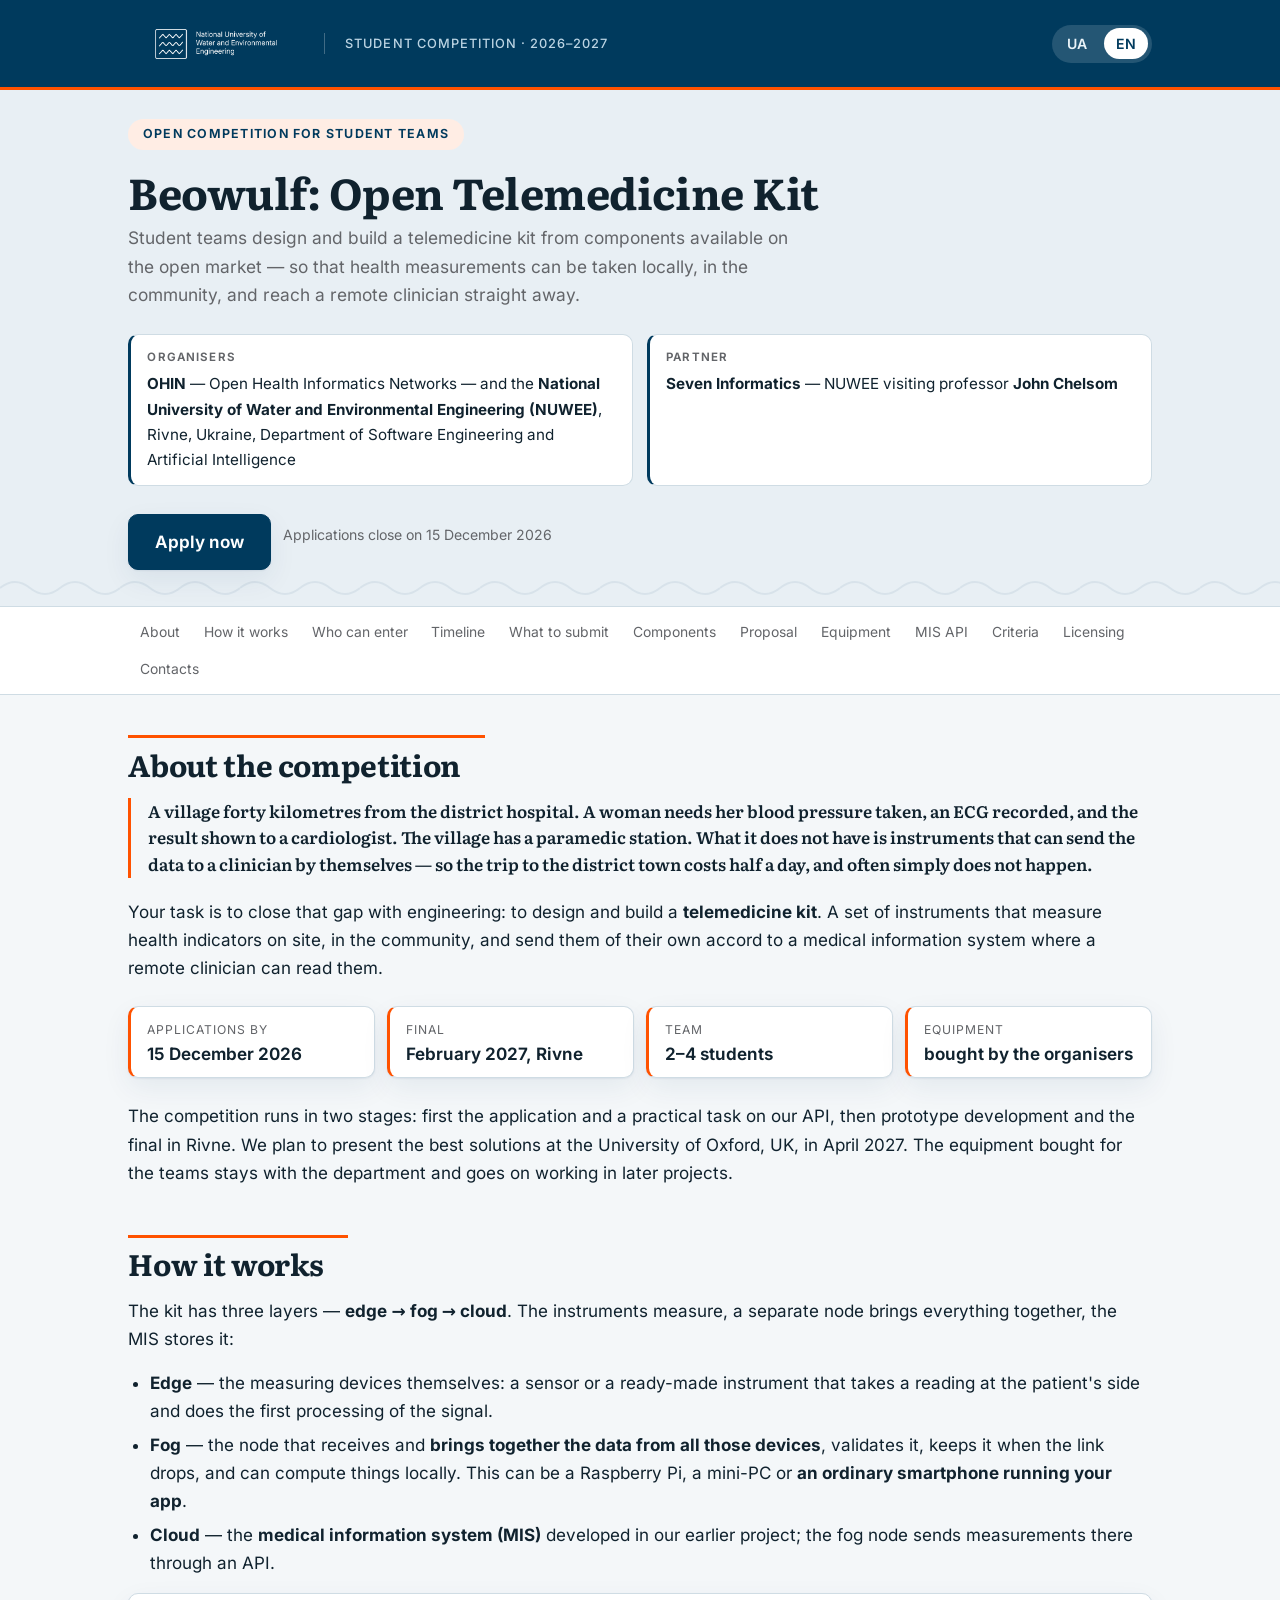
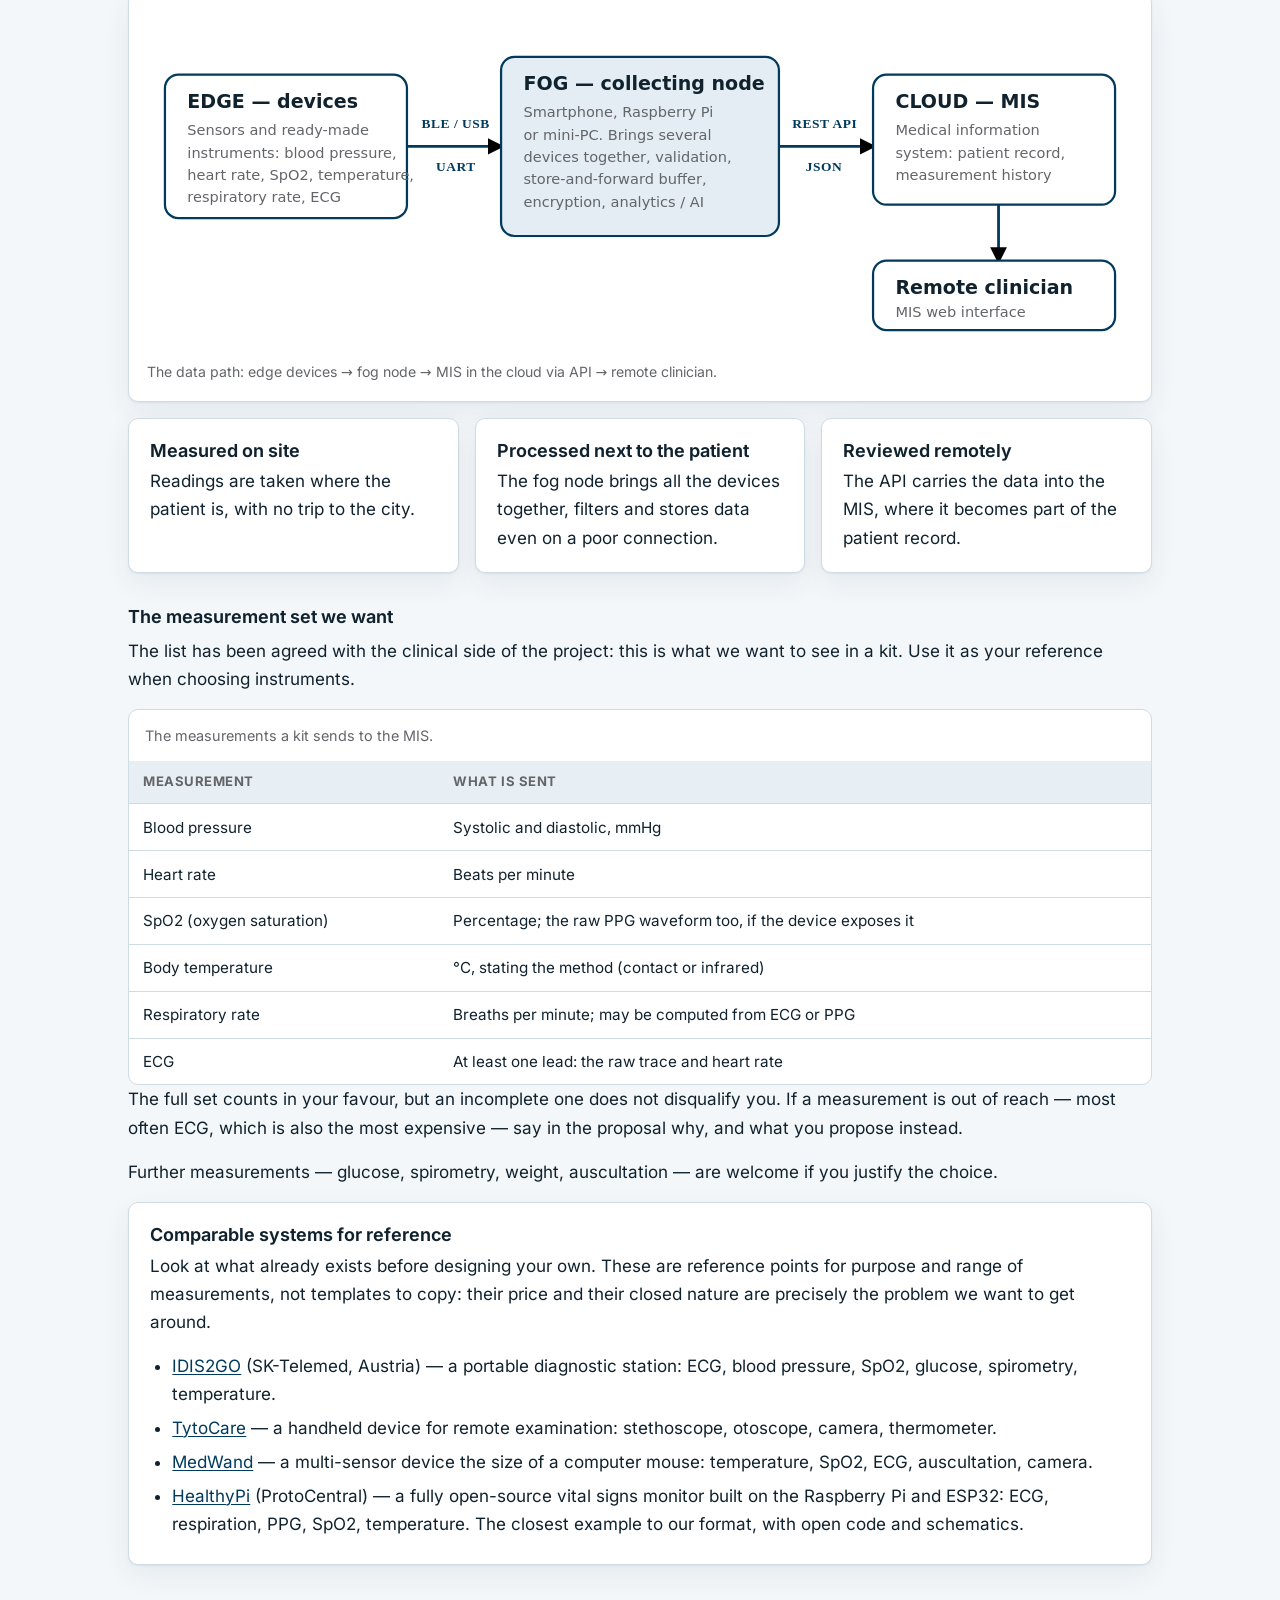
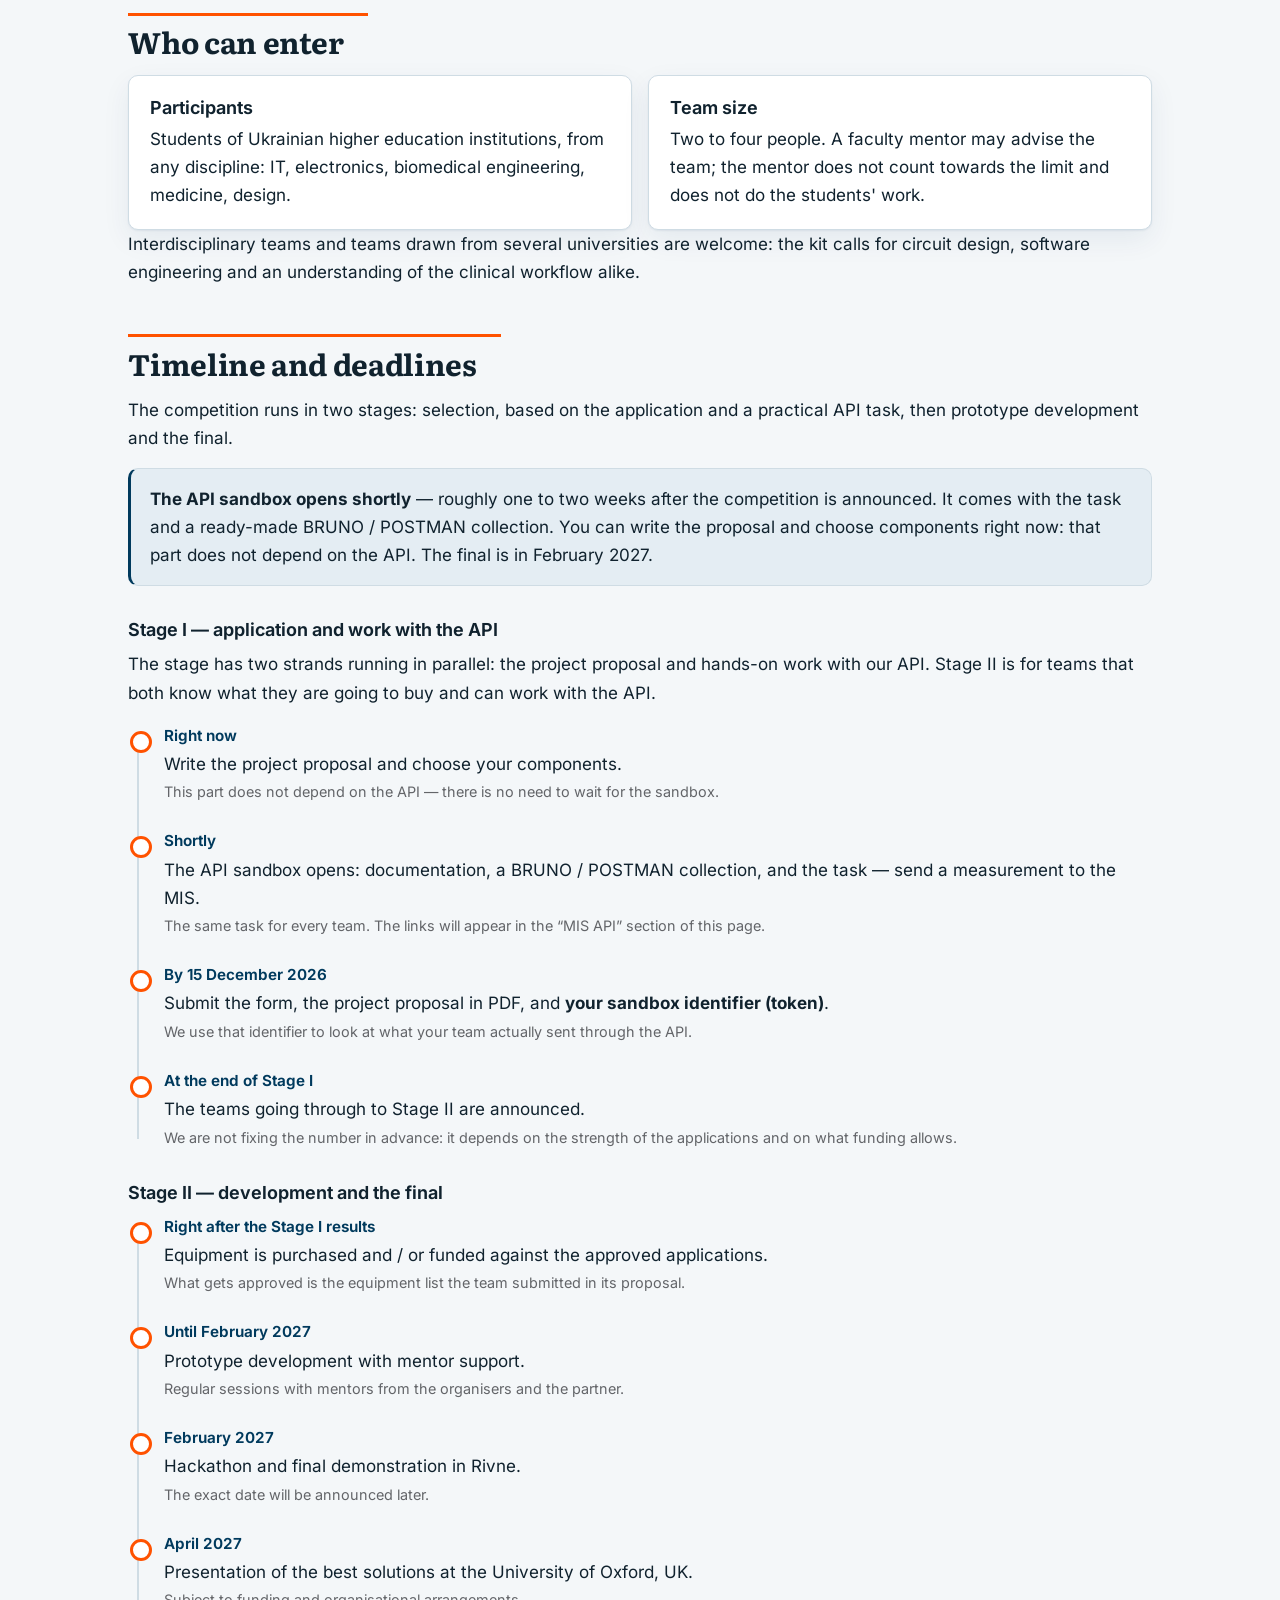
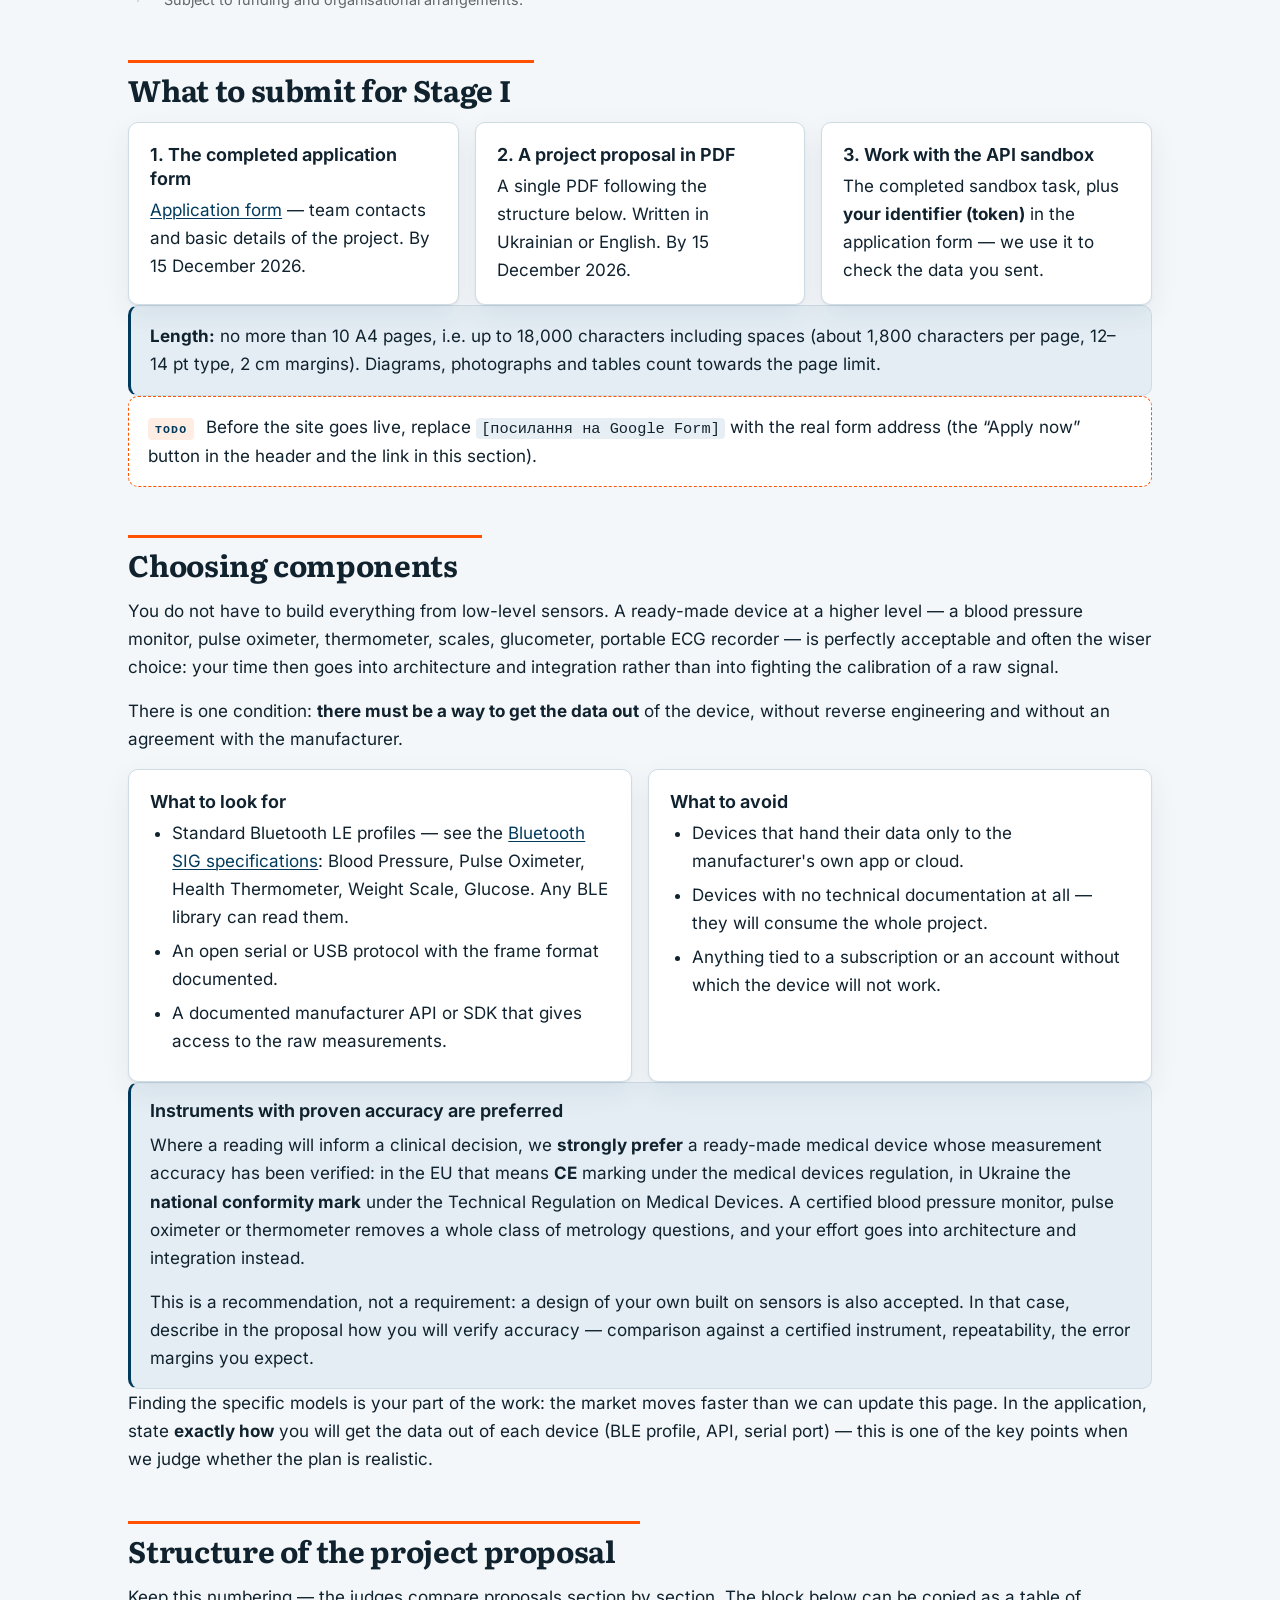
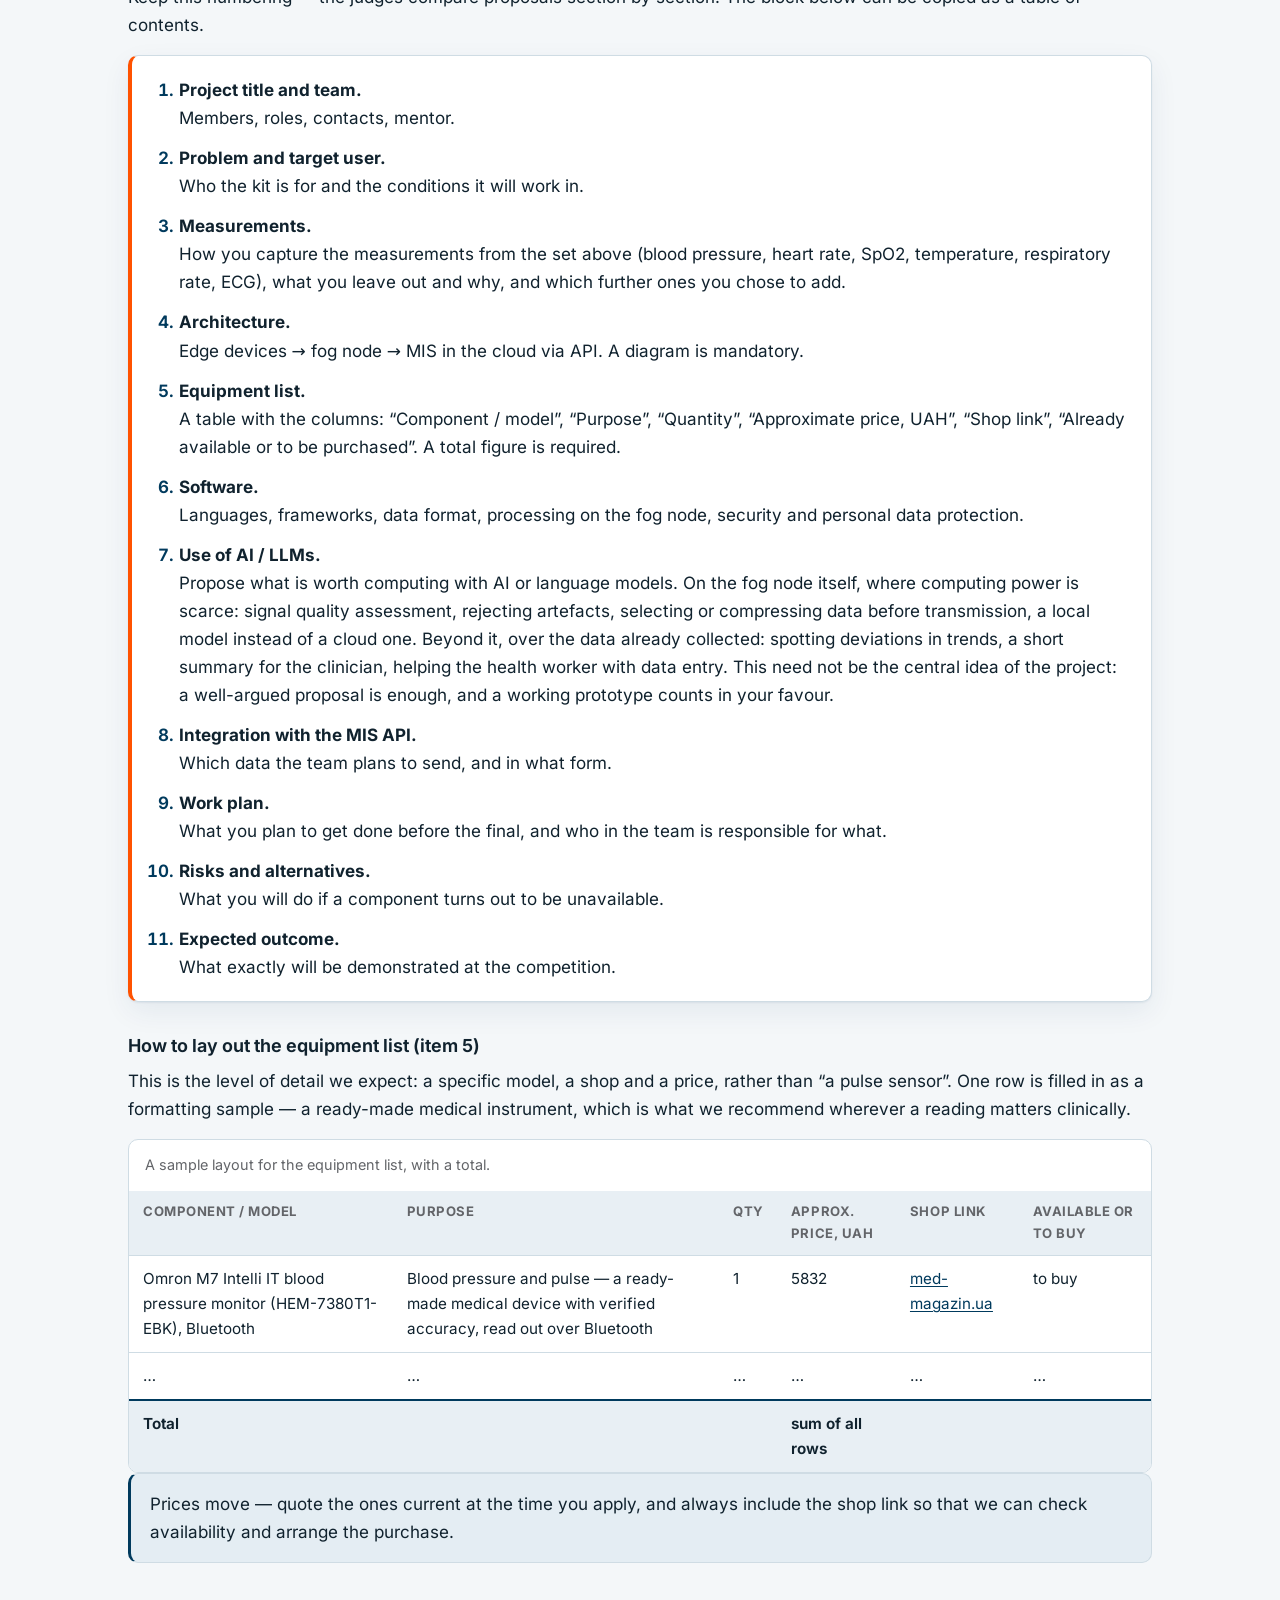
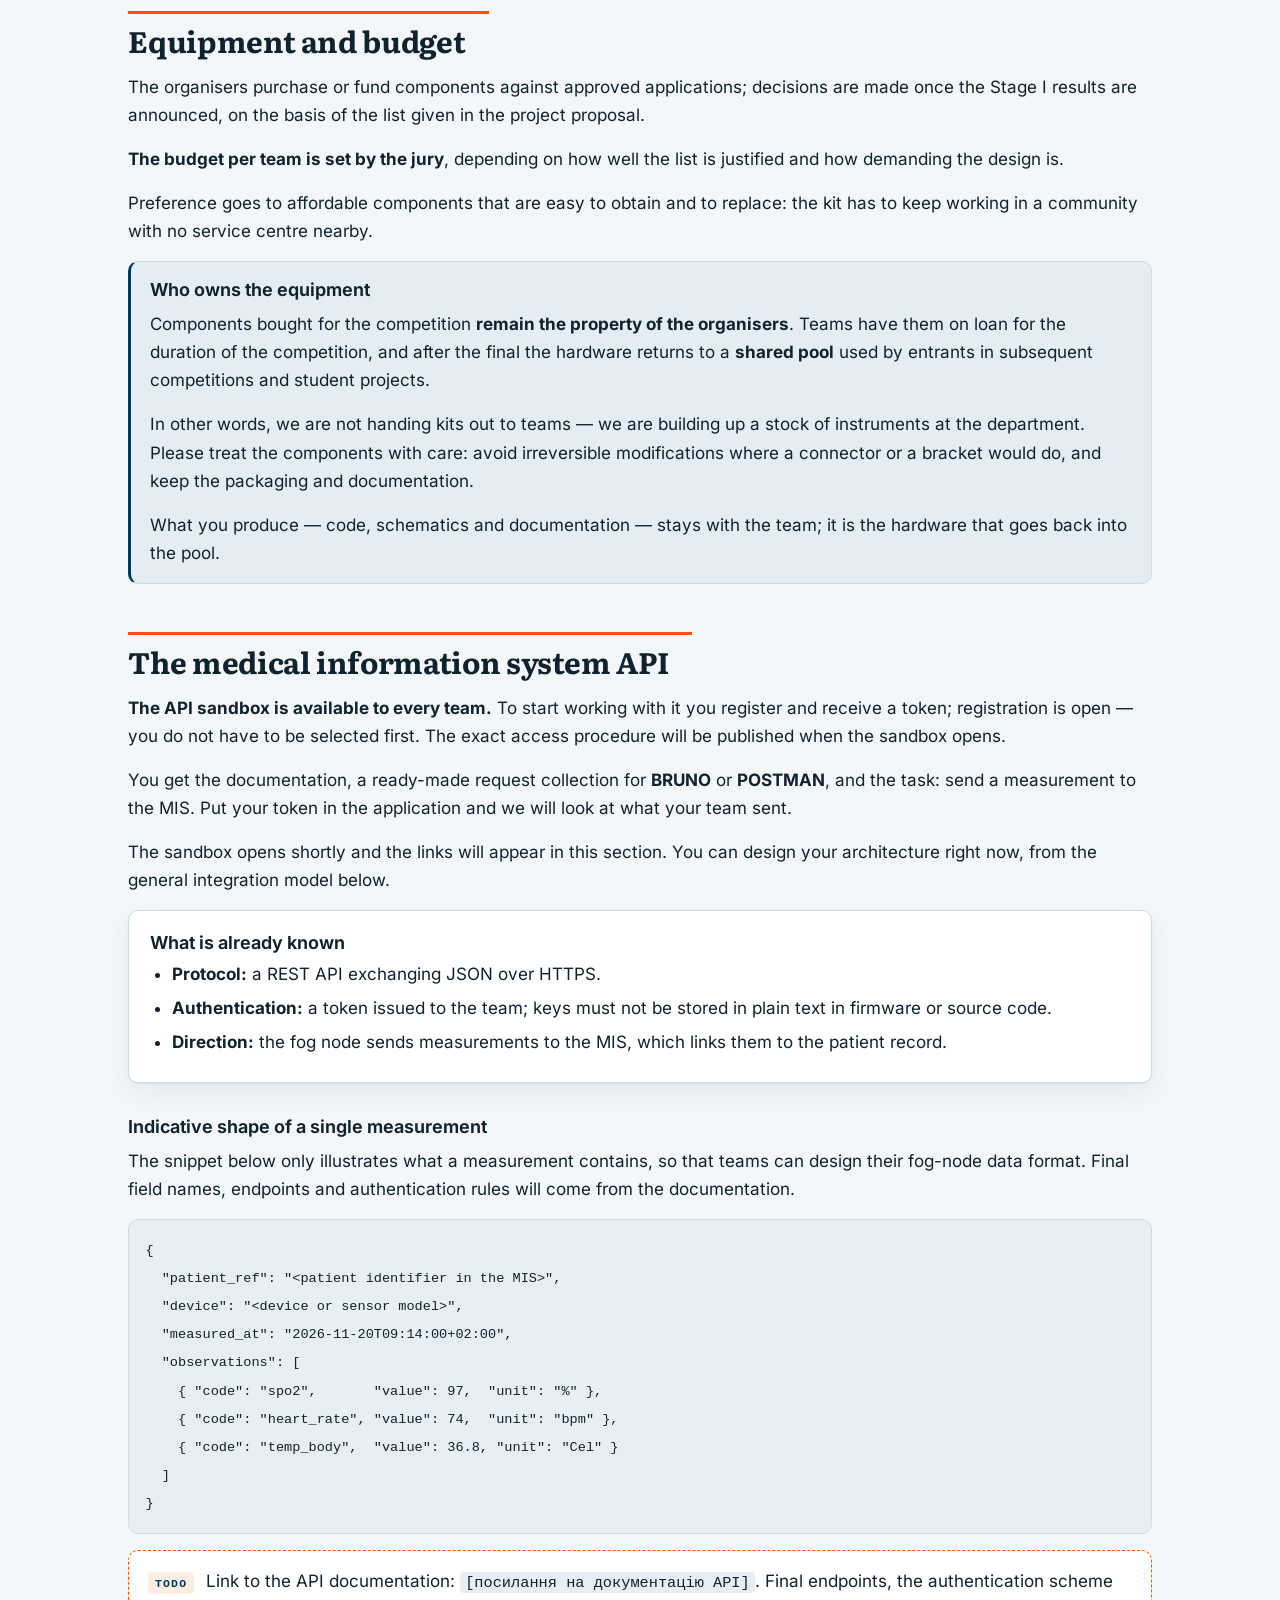
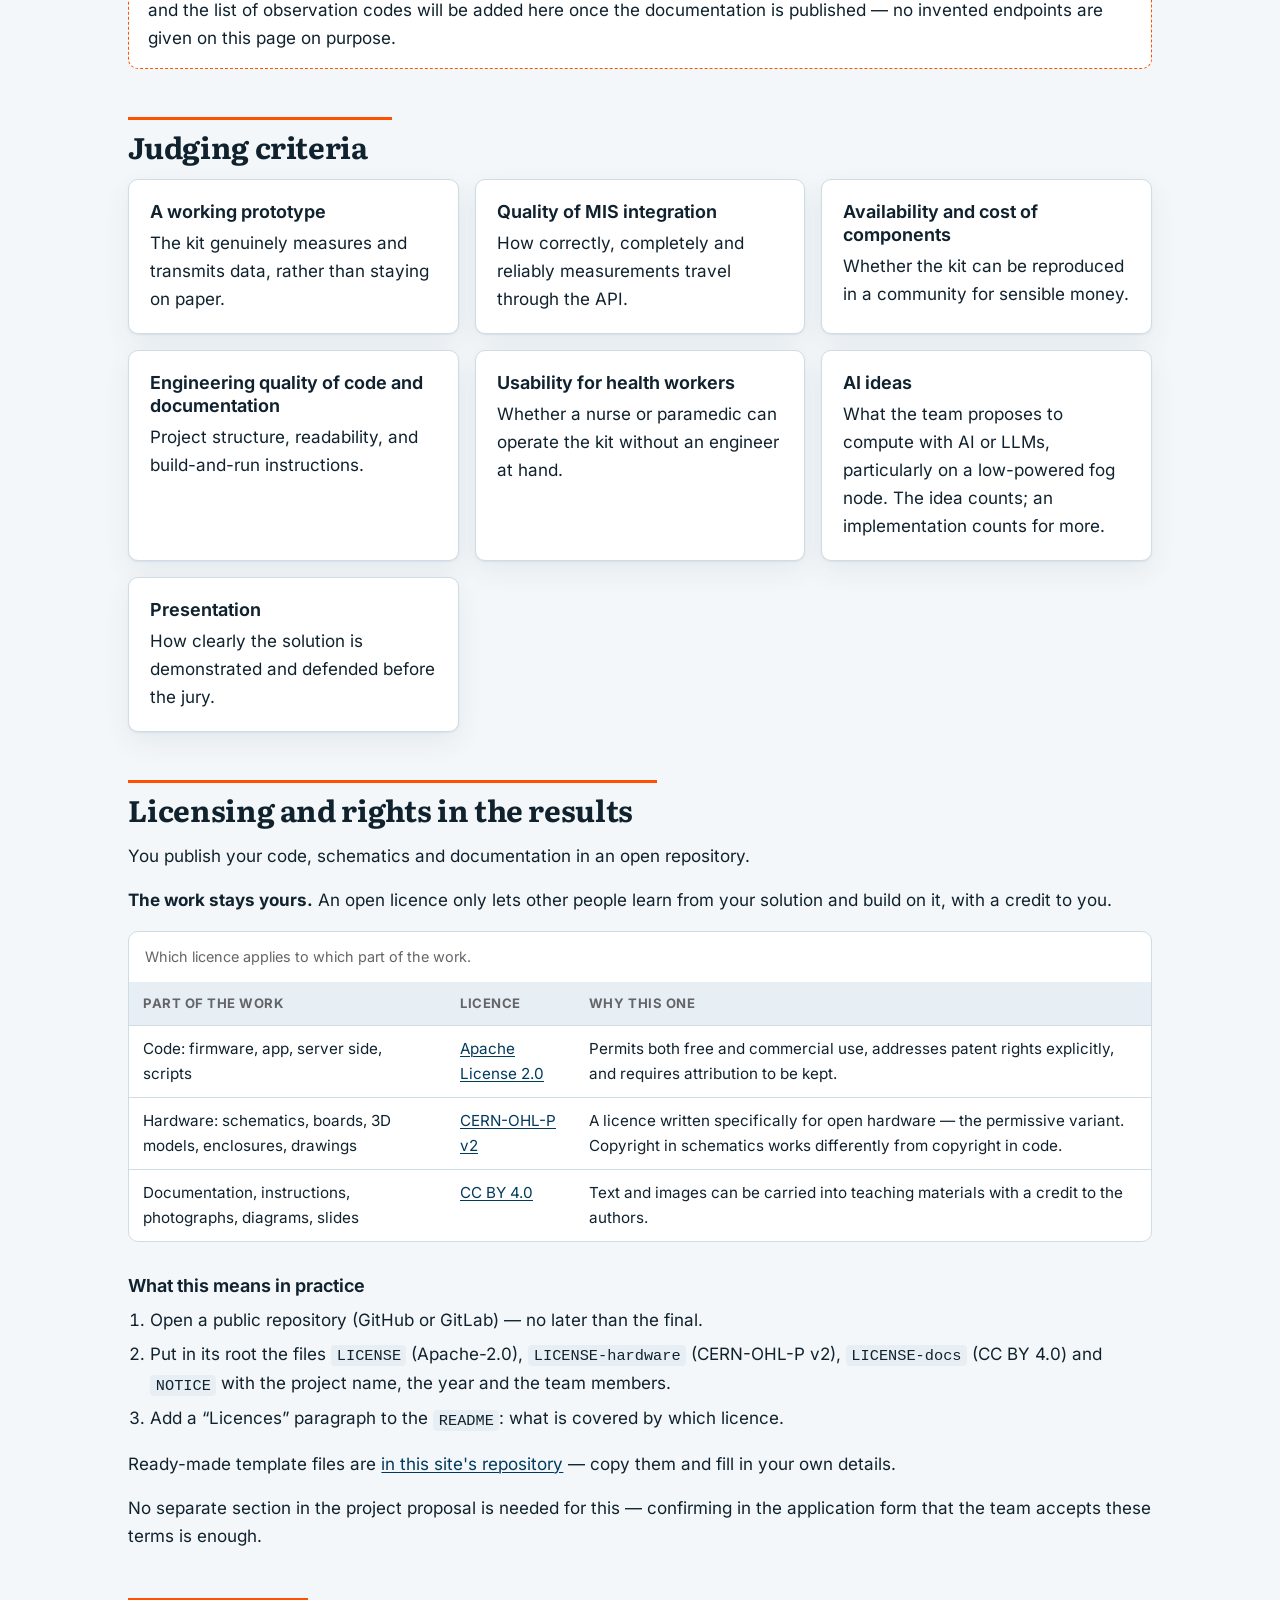
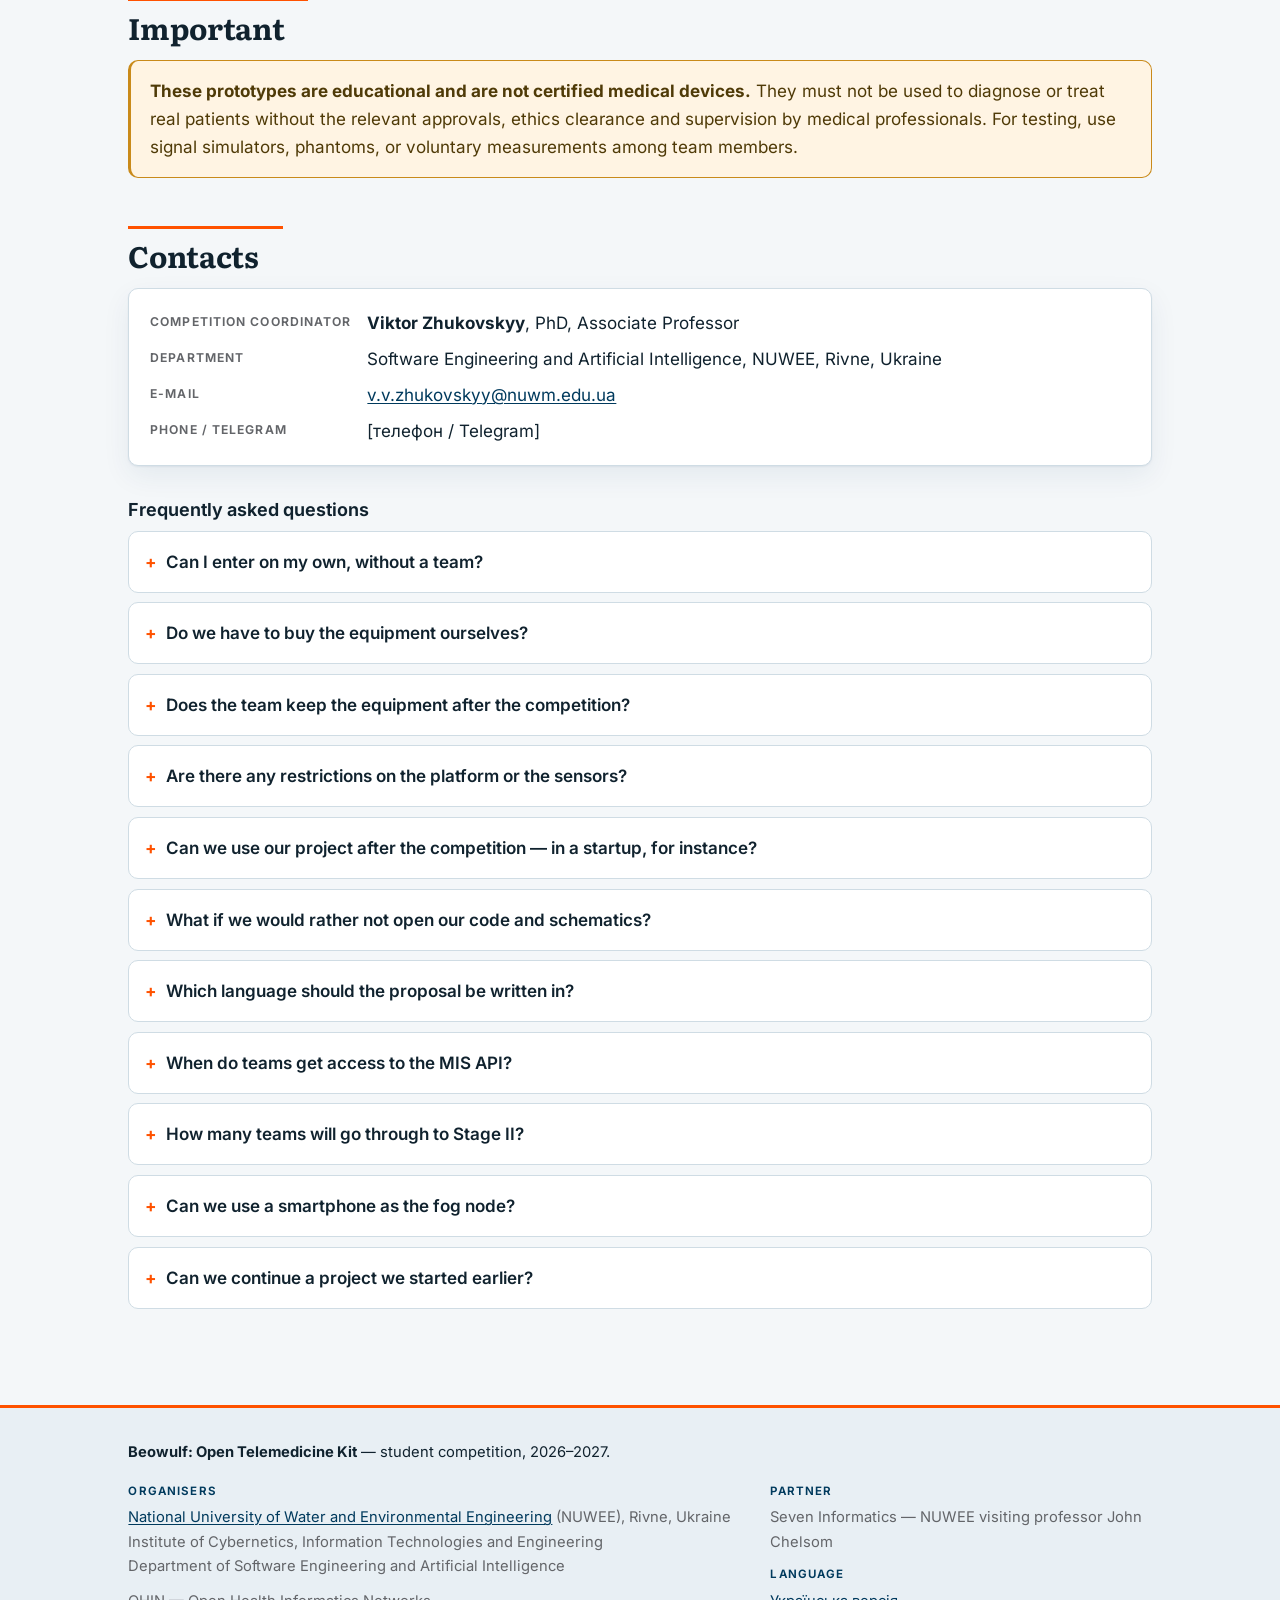
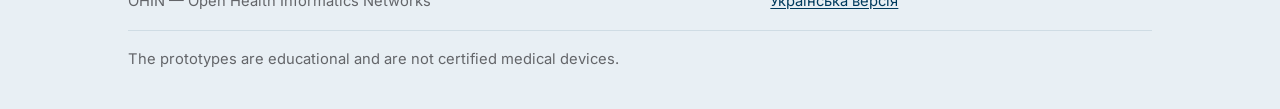
<file: en/index.html>
<!DOCTYPE html>
<html lang="en">
<head>
<meta charset="utf-8">
<meta name="viewport" content="width=device-width, initial-scale=1">
<title>Beowulf: Open Telemedicine Kit — student competition</title>
<meta name="description" content="Beowulf: Open Telemedicine Kit — a student competition organised by OHIN and the National University of Water and Environmental Engineering (NUWEE), Rivne, Ukraine. Applications close on 15 December 2026.">
<link rel="canonical" href="https://zhukovskyy.github.io/beowulf-2026/en/">
<link rel="alternate" hreflang="uk" href="https://zhukovskyy.github.io/beowulf-2026/">
<link rel="alternate" hreflang="en" href="https://zhukovskyy.github.io/beowulf-2026/en/">
<link rel="alternate" hreflang="x-default" href="https://zhukovskyy.github.io/beowulf-2026/en/">

<meta property="og:type" content="website">
<meta property="og:site_name" content="Beowulf: Open Telemedicine Kit">
<meta property="og:locale" content="en_GB">
<meta property="og:locale:alternate" content="uk_UA">
<meta property="og:url" content="https://zhukovskyy.github.io/beowulf-2026/en/">
<meta property="og:title" content="Beowulf: Open Telemedicine Kit — student competition">
<meta property="og:description" content="Student teams build a telemedicine kit on an edge → fog → cloud architecture: measurements taken at the patient's side, brought together on a fog node and delivered through an API to a medical information system. Applications close 15 December 2026.">
<meta property="og:image" content="https://zhukovskyy.github.io/beowulf-2026/assets/img/og-image.png">
<meta property="og:image:width" content="1200">
<meta property="og:image:height" content="630">
<meta property="og:image:alt" content="Beowulf: Open Telemedicine Kit — student competition, OHIN and NUWEE">
<meta name="twitter:card" content="summary_large_image">
<meta name="twitter:title" content="Beowulf: Open Telemedicine Kit — student competition">
<meta name="twitter:description" content="A telemedicine kit on an edge → fog → cloud architecture for communities short of doctors. Applications close 15 December 2026.">
<meta name="twitter:image" content="https://zhukovskyy.github.io/beowulf-2026/assets/img/og-image.png">
<meta name="theme-color" content="#003A5D">

<link rel="icon" href="../assets/img/favicon.svg" type="image/svg+xml">
<link rel="apple-touch-icon" href="../assets/img/favicon.svg">
<link rel="stylesheet" href="../assets/css/fonts.css">
<link rel="stylesheet" href="../assets/css/styles.css">
</head>
<body>
<a class="skip-link" href="#main">Skip to main content</a>

<div class="lang-bar">
  <div class="wrap">
    <div class="bar-brand">
      <a class="brand-logo" href="https://nuwm.edu.ua/en/" rel="noopener">
        <img src="../assets/img/logo-nuwee-en-white.png" width="600" height="238"
             alt="National University of Water and Environmental Engineering">
      </a>
      <p class="tagline">Student competition · 2026–2027</p>
    </div>
    <nav class="lang-switch" aria-label="Language selection">
      <a href="../" lang="uk" hreflang="uk">UA<span class="visually-hidden"> — українська версія цієї сторінки</span></a>
      <span aria-current="true" lang="en">EN</span>
    </nav>
  </div>
</div>

<header class="site-header">
  <div class="wrap">
    <p class="eyebrow">Open competition for student teams</p>
    <h1>Beowulf: Open Telemedicine Kit</h1>
    <p class="lede">Student teams design and build a telemedicine kit from components available on the open market — so that health measurements can be taken locally, in the community, and reach a remote clinician straight away.</p>

    <ul class="org-list">
      <li>
        <span class="role">Organisers</span>
        <strong>OHIN</strong> — Open Health Informatics Networks — and the <strong>National University of Water and Environmental Engineering (NUWEE)</strong>, Rivne, Ukraine, Department of Software Engineering and Artificial Intelligence
      </li>
      <li>
        <span class="role">Partner</span>
        <strong>Seven Informatics</strong> — NUWEE visiting professor <strong>John Chelsom</strong>
      </li>
    </ul>

    <div class="btn-row">
      <a class="btn" href="[посилання на Google Form]">Apply now</a>
      <p class="btn-note">Applications close on 15 December 2026</p>
    </div>
  </div>
</header>

<nav class="toc" aria-label="Page contents">
  <div class="wrap">
    <ol>
      <li><a href="#about">About</a></li>
      <li><a href="#how">How it works</a></li>
      <li><a href="#eligibility">Who can enter</a></li>
      <li><a href="#timeline">Timeline</a></li>
      <li><a href="#submit">What to submit</a></li>
      <li><a href="#components">Components</a></li>
      <li><a href="#proposal">Proposal</a></li>
      <li><a href="#equipment">Equipment</a></li>
      <li><a href="#api">MIS API</a></li>
      <li><a href="#criteria">Criteria</a></li>
      <li><a href="#license">Licensing</a></li>
      <li><a href="#contacts">Contacts</a></li>
    </ol>
  </div>
</nav>

<main id="main">
<div class="wrap">

<section id="about" aria-labelledby="about-h">
  <h2 id="about-h">About the competition</h2>

  <p class="scene">A village forty kilometres from the district hospital. A woman needs her blood pressure taken, an ECG recorded, and the result shown to a cardiologist. The village has a paramedic station. What it does not have is instruments that can send the data to a clinician by themselves — so the trip to the district town costs half a day, and often simply does not happen.</p>

  <p>Your task is to close that gap with engineering: to design and build a <strong>telemedicine kit</strong>. A set of instruments that measure health indicators on site, in the community, and send them of their own accord to a medical information system where a remote clinician can read them.</p>

  <ul class="stats">
    <li><span class="label">Applications by</span><span class="value">15 December 2026</span></li>
    <li><span class="label">Final</span><span class="value">February 2027, Rivne</span></li>
    <li><span class="label">Team</span><span class="value">2–4 students</span></li>
    <li><span class="label">Equipment</span><span class="value">bought by the organisers</span></li>
  </ul>

  <p>The competition runs in two stages: first the application and a practical task on our API, then prototype development and the final in Rivne. We plan to present the best solutions at the University of Oxford, UK, in April 2027. The equipment bought for the teams stays with the department and goes on working in later projects.</p>
</section>

<section id="how" aria-labelledby="how-h">
  <h2 id="how-h">How it works</h2>
  <p>The kit has three layers — <strong>edge → fog → cloud</strong>. The instruments measure, a separate node brings everything together, the MIS stores it:</p>
  <ul>
    <li><strong>Edge</strong> — the measuring devices themselves: a sensor or a ready-made instrument that takes a reading at the patient's side and does the first processing of the signal.</li>
    <li><strong>Fog</strong> — the node that receives and <strong>brings together the data from all those devices</strong>, validates it, keeps it when the link drops, and can compute things locally. This can be a Raspberry Pi, a mini-PC or <strong>an ordinary smartphone running your app</strong>.</li>
    <li><strong>Cloud</strong> — the <strong>medical information system (MIS)</strong> developed in our earlier project; the fog node sends measurements there through an API.</li>
  </ul>

  <figure class="diagram">
    <div class="diagram-scroll" tabindex="0" role="group" aria-label="Architecture diagram, scrolls horizontally">
      <img src="../assets/img/architecture-en.svg" width="880" height="300"
           alt="Architecture diagram: the edge layer is sensors and ready-made instruments at the patient's side; they send data over BLE, USB or UART to a fog node (a smartphone, Raspberry Pi or mini-PC) that brings the devices together, validates and buffers measurements and runs local analytics; the node then posts the data as JSON through a REST API to the medical information system in the cloud, where a remote clinician reads it.">
    </div>
    <figcaption>The data path: edge devices → fog node → MIS in the cloud via API → remote clinician.</figcaption>
  </figure>

  <div class="grid cols-3">
    <div class="card">
      <h3>Measured on site</h3>
      <p>Readings are taken where the patient is, with no trip to the city.</p>
    </div>
    <div class="card">
      <h3>Processed next to the patient</h3>
      <p>The fog node brings all the devices together, filters and stores data even on a poor connection.</p>
    </div>
    <div class="card">
      <h3>Reviewed remotely</h3>
      <p>The API carries the data into the MIS, where it becomes part of the patient record.</p>
    </div>
  </div>

  <h3>The measurement set we want</h3>
  <p>The list has been agreed with the clinical side of the project: this is what we want to see in a kit. Use it as your reference when choosing instruments.</p>
  <div class="table-scroll">
    <table>
      <caption>The measurements a kit sends to the MIS.</caption>
      <thead>
        <tr>
          <th scope="col">Measurement</th>
          <th scope="col">What is sent</th>
        </tr>
      </thead>
      <tbody>
        <tr>
          <td>Blood pressure</td>
          <td>Systolic and diastolic, mmHg</td>
        </tr>
        <tr>
          <td>Heart rate</td>
          <td>Beats per minute</td>
        </tr>
        <tr>
          <td>SpO2 (oxygen saturation)</td>
          <td>Percentage; the raw PPG waveform too, if the device exposes it</td>
        </tr>
        <tr>
          <td>Body temperature</td>
          <td>°C, stating the method (contact or infrared)</td>
        </tr>
        <tr>
          <td>Respiratory rate</td>
          <td>Breaths per minute; may be computed from ECG or PPG</td>
        </tr>
        <tr>
          <td>ECG</td>
          <td>At least one lead: the raw trace and heart rate</td>
        </tr>
      </tbody>
    </table>
  </div>
  <p>The full set counts in your favour, but an incomplete one does not disqualify you. If a measurement is out of reach — most often ECG, which is also the most expensive — say in the proposal why, and what you propose instead.</p>
  <p>Further measurements — glucose, spirometry, weight, auscultation — are welcome if you justify the choice.</p>

  <div class="card">
    <h3>Comparable systems for reference</h3>
    <p>Look at what already exists before designing your own. These are reference points for purpose and range of measurements, not templates to copy: their price and their closed nature are precisely the problem we want to get around.</p>
    <ul>
      <li><a href="https://idis2go.net/" rel="noopener">IDIS2GO</a> (SK-Telemed, Austria) — a portable diagnostic station: ECG, blood pressure, SpO2, glucose, spirometry, temperature.</li>
      <li><a href="https://www.tytocare.com/" rel="noopener">TytoCare</a> — a handheld device for remote examination: stethoscope, otoscope, camera, thermometer.</li>
      <li><a href="https://medwand.com/" rel="noopener">MedWand</a> — a multi-sensor device the size of a computer mouse: temperature, SpO2, ECG, auscultation, camera.</li>
      <li><a href="https://github.com/Protocentral/protocentral_healthypi_v4" rel="noopener">HealthyPi</a> (ProtoCentral) — a fully open-source vital signs monitor built on the Raspberry Pi and ESP32: ECG, respiration, PPG, SpO2, temperature. The closest example to our format, with open code and schematics.</li>
    </ul>
  </div>
</section>

<section id="eligibility" aria-labelledby="eligibility-h">
  <h2 id="eligibility-h">Who can enter</h2>
  <div class="grid cols-2">
    <div class="card">
      <h3>Participants</h3>
      <p>Students of Ukrainian higher education institutions, from any discipline: IT, electronics, biomedical engineering, medicine, design.</p>
    </div>
    <div class="card">
      <h3>Team size</h3>
      <p>Two to four people. A faculty mentor may advise the team; the mentor does not count towards the limit and does not do the students' work.</p>
    </div>
  </div>
  <p>Interdisciplinary teams and teams drawn from several universities are welcome: the kit calls for circuit design, software engineering and an understanding of the clinical workflow alike.</p>
</section>

<section id="timeline" aria-labelledby="timeline-h">
  <h2 id="timeline-h">Timeline and deadlines</h2>
  <p>The competition runs in two stages: selection, based on the application and a practical API task, then prototype development and the final.</p>

  <div class="note">
    <p><strong>The API sandbox opens shortly</strong> — roughly one to two weeks after the competition is announced. It comes with the task and a ready-made BRUNO&nbsp;/&nbsp;POSTMAN collection. You can write the proposal and choose components right now: that part does not depend on the API. The final is in February 2027.</p>
  </div>

  <h3>Stage I — application and work with the API</h3>
  <p>The stage has two strands running in parallel: the project proposal and hands-on work with our API. Stage II is for teams that both know what they are going to buy and can work with the API.</p>
  <ol class="timeline">
    <li>
      <span class="when">Right now</span>
      <p>Write the project proposal and choose your components.</p>
      <p class="meta">This part does not depend on the API — there is no need to wait for the sandbox.</p>
    </li>
    <li>
      <span class="when">Shortly</span>
      <p>The API sandbox opens: documentation, a BRUNO&nbsp;/&nbsp;POSTMAN collection, and the task — send a measurement to the MIS.</p>
      <p class="meta">The same task for every team. The links will appear in the “MIS API” section of this page.</p>
    </li>
    <li>
      <span class="when">By 15 December 2026</span>
      <p>Submit the form, the project proposal in PDF, and <strong>your sandbox identifier (token)</strong>.</p>
      <p class="meta">We use that identifier to look at what your team actually sent through the API.</p>
    </li>
    <li>
      <span class="when">At the end of Stage I</span>
      <p>The teams going through to Stage II are announced.</p>
      <p class="meta">We are not fixing the number in advance: it depends on the strength of the applications and on what funding allows.</p>
    </li>
  </ol>

  <h3>Stage II — development and the final</h3>
  <ol class="timeline">
    <li>
      <span class="when">Right after the Stage I results</span>
      <p>Equipment is purchased and&nbsp;/&nbsp;or funded against the approved applications.</p>
      <p class="meta">What gets approved is the equipment list the team submitted in its proposal.</p>
    </li>
    <li>
      <span class="when">Until February 2027</span>
      <p>Prototype development with mentor support.</p>
      <p class="meta">Regular sessions with mentors from the organisers and the partner.</p>
    </li>
    <li>
      <span class="when">February 2027</span>
      <p>Hackathon and final demonstration in Rivne.</p>
      <p class="meta">The exact date will be announced later.</p>
    </li>
    <li>
      <span class="when">April 2027</span>
      <p>Presentation of the best solutions at the University of Oxford, UK.</p>
      <p class="meta">Subject to funding and organisational arrangements.</p>
    </li>
  </ol>
</section>

<section id="submit" aria-labelledby="submit-h">
  <h2 id="submit-h">What to submit for Stage I</h2>
  <div class="grid cols-3">
    <div class="card">
      <h3>1. The completed application form</h3>
      <p><a href="[посилання на Google Form]">Application form</a> — team contacts and basic details of the project. By 15 December 2026.</p>
    </div>
    <div class="card">
      <h3>2. A project proposal in PDF</h3>
      <p>A single PDF following the structure below. Written in Ukrainian or English. By 15 December 2026.</p>
    </div>
    <div class="card">
      <h3>3. Work with the API sandbox</h3>
      <p>The completed sandbox task, plus <strong>your identifier (token)</strong> in the application form — we use it to check the data you sent.</p>
    </div>
  </div>

  <div class="note">
    <p><strong>Length:</strong> no more than 10 A4 pages, i.e. up to 18,000 characters including spaces (about 1,800 characters per page, 12–14&nbsp;pt type, 2&nbsp;cm margins). Diagrams, photographs and tables count towards the page limit.</p>
  </div>

  <div class="todo">
    <p><span class="tag">TODO</span> Before the site goes live, replace <code>[посилання на Google Form]</code> with the real form address (the “Apply now” button in the header and the link in this section).</p>
  </div>
</section>

<section id="components" aria-labelledby="components-h">
  <h2 id="components-h">Choosing components</h2>
  <p>You do not have to build everything from low-level sensors. A ready-made device at a higher level — a blood pressure monitor, pulse oximeter, thermometer, scales, glucometer, portable ECG recorder — is perfectly acceptable and often the wiser choice: your time then goes into architecture and integration rather than into fighting the calibration of a raw signal.</p>
  <p>There is one condition: <strong>there must be a way to get the data out</strong> of the device, without reverse engineering and without an agreement with the manufacturer.</p>
  <div class="grid cols-2">
    <div class="card">
      <h3>What to look for</h3>
      <ul>
        <li>Standard Bluetooth LE profiles — see the <a href="https://www.bluetooth.com/specifications/specs/" rel="noopener">Bluetooth SIG specifications</a>: Blood Pressure, Pulse Oximeter, Health Thermometer, Weight Scale, Glucose. Any BLE library can read them.</li>
        <li>An open serial or USB protocol with the frame format documented.</li>
        <li>A documented manufacturer API or SDK that gives access to the raw measurements.</li>
      </ul>
    </div>
    <div class="card">
      <h3>What to avoid</h3>
      <ul>
        <li>Devices that hand their data only to the manufacturer's own app or cloud.</li>
        <li>Devices with no technical documentation at all — they will consume the whole project.</li>
        <li>Anything tied to a subscription or an account without which the device will not work.</li>
      </ul>
    </div>
  </div>

  <div class="note">
    <h3>Instruments with proven accuracy are preferred</h3>
    <p>Where a reading will inform a clinical decision, we <strong>strongly prefer</strong> a ready-made medical device whose measurement accuracy has been verified: in the EU that means <strong>CE</strong> marking under the medical devices regulation, in Ukraine the <strong>national conformity mark</strong> under the Technical Regulation on Medical Devices. A certified blood pressure monitor, pulse oximeter or thermometer removes a whole class of metrology questions, and your effort goes into architecture and integration instead.</p>
    <p>This is a recommendation, not a requirement: a design of your own built on sensors is also accepted. In that case, describe in the proposal how you will verify accuracy — comparison against a certified instrument, repeatability, the error margins you expect.</p>
  </div>

  <p>Finding the specific models is your part of the work: the market moves faster than we can update this page. In the application, state <strong>exactly how</strong> you will get the data out of each device (BLE profile, API, serial port) — this is one of the key points when we judge whether the plan is realistic.</p>
</section>

<section id="proposal" aria-labelledby="proposal-h">
  <h2 id="proposal-h">Structure of the project proposal</h2>
  <p>Keep this numbering — the judges compare proposals section by section. The block below can be copied as a table of contents.</p>
  <div class="proposal">
    <ol>
      <li><strong>Project title and team.</strong> Members, roles, contacts, mentor.</li>
      <li><strong>Problem and target user.</strong> Who the kit is for and the conditions it will work in.</li>
      <li><strong>Measurements.</strong> How you capture the measurements from the set above (blood pressure, heart rate, SpO2, temperature, respiratory rate, ECG), what you leave out and why, and which further ones you chose to add.</li>
      <li><strong>Architecture.</strong> Edge devices → fog node → MIS in the cloud via API. A diagram is mandatory.</li>
      <li><strong>Equipment list.</strong> A table with the columns: “Component&nbsp;/&nbsp;model”, “Purpose”, “Quantity”, “Approximate price, UAH”, “Shop link”, “Already available or to be purchased”. A total figure is required.</li>
      <li><strong>Software.</strong> Languages, frameworks, data format, processing on the fog node, security and personal data protection.</li>
      <li><strong>Use of AI / LLMs.</strong> Propose what is worth computing with AI or language models. On the fog node itself, where computing power is scarce: signal quality assessment, rejecting artefacts, selecting or compressing data before transmission, a local model instead of a cloud one. Beyond it, over the data already collected: spotting deviations in trends, a short summary for the clinician, helping the health worker with data entry. This need not be the central idea of the project: a well-argued proposal is enough, and a working prototype counts in your favour.</li>
      <li><strong>Integration with the MIS API.</strong> Which data the team plans to send, and in what form.</li>
      <li><strong>Work plan.</strong> What you plan to get done before the final, and who in the team is responsible for what.</li>
      <li><strong>Risks and alternatives.</strong> What you will do if a component turns out to be unavailable.</li>
      <li><strong>Expected outcome.</strong> What exactly will be demonstrated at the competition.</li>
    </ol>
  </div>

  <h3>How to lay out the equipment list (item 5)</h3>
  <p>This is the level of detail we expect: a specific model, a shop and a price, rather than “a pulse sensor”. One row is filled in as a formatting sample — a ready-made medical instrument, which is what we recommend wherever a reading matters clinically.</p>
  <div class="table-scroll">
    <table>
      <caption>A sample layout for the equipment list, with a total.</caption>
      <thead>
        <tr>
          <th scope="col">Component / model</th>
          <th scope="col">Purpose</th>
          <th scope="col">Qty</th>
          <th scope="col">Approx. price, UAH</th>
          <th scope="col">Shop link</th>
          <th scope="col">Available or to buy</th>
        </tr>
      </thead>
      <tbody>
        <tr>
          <td>Omron M7 Intelli IT blood pressure monitor (HEM-7380T1-EBK), Bluetooth</td>
          <td>Blood pressure and pulse — a ready-made medical device with verified accuracy, read out over Bluetooth</td>
          <td>1</td>
          <td>5832</td>
          <td><a href="https://med-magazin.ua/item_n41628.htm" rel="noopener nofollow">med-magazin.ua</a></td>
          <td>to buy</td>
        </tr>
        <tr>
          <td>…</td>
          <td>…</td>
          <td>…</td>
          <td>…</td>
          <td>…</td>
          <td>…</td>
        </tr>
      </tbody>
      <tfoot>
        <tr>
          <th scope="row" colspan="3">Total</th>
          <td>sum of all rows</td>
          <td colspan="2"></td>
        </tr>
      </tfoot>
    </table>
  </div>

  <div class="note">
    <p>Prices move — quote the ones current at the time you apply, and always include the shop link so that we can check availability and arrange the purchase.</p>
  </div>
</section>

<section id="equipment" aria-labelledby="equipment-h">
  <h2 id="equipment-h">Equipment and budget</h2>
  <p>The organisers purchase or fund components against approved applications; decisions are made once the Stage I results are announced, on the basis of the list given in the project proposal.</p>
  <p><strong>The budget per team is set by the jury</strong>, depending on how well the list is justified and how demanding the design is.</p>
  <p>Preference goes to affordable components that are easy to obtain and to replace: the kit has to keep working in a community with no service centre nearby.</p>

  <div class="note">
    <h3>Who owns the equipment</h3>
    <p>Components bought for the competition <strong>remain the property of the organisers</strong>. Teams have them on loan for the duration of the competition, and after the final the hardware returns to a <strong>shared pool</strong> used by entrants in subsequent competitions and student projects.</p>
    <p>In other words, we are not handing kits out to teams — we are building up a stock of instruments at the department. Please treat the components with care: avoid irreversible modifications where a connector or a bracket would do, and keep the packaging and documentation.</p>
    <p>What you produce — code, schematics and documentation — stays with the team; it is the hardware that goes back into the pool.</p>
  </div>
</section>

<section id="api" aria-labelledby="api-h">
  <h2 id="api-h">The medical information system API</h2>
  <p><strong>The API sandbox is available to every team.</strong> To start working with it you register and receive a token; registration is open — you do not have to be selected first. The exact access procedure will be published when the sandbox opens.</p>
  <p>You get the documentation, a ready-made request collection for <strong>BRUNO</strong> or <strong>POSTMAN</strong>, and the task: send a measurement to the MIS. Put your token in the application and we will look at what your team sent.</p>
  <p>The sandbox opens shortly and the links will appear in this section. You can design your architecture right now, from the general integration model below.</p>

  <div class="card">
    <h3>What is already known</h3>
    <ul>
      <li><strong>Protocol:</strong> a REST API exchanging JSON over HTTPS.</li>
      <li><strong>Authentication:</strong> a token issued to the team; keys must not be stored in plain text in firmware or source code.</li>
      <li><strong>Direction:</strong> the fog node sends measurements to the MIS, which links them to the patient record.</li>
    </ul>
  </div>

  <h3>Indicative shape of a single measurement</h3>
  <p>The snippet below only illustrates what a measurement contains, so that teams can design their fog-node data format. Final field names, endpoints and authentication rules will come from the documentation.</p>
  <pre><code>{
  "patient_ref": "&lt;patient identifier in the MIS&gt;",
  "device": "&lt;device or sensor model&gt;",
  "measured_at": "2026-11-20T09:14:00+02:00",
  "observations": [
    { "code": "spo2",       "value": 97,  "unit": "%" },
    { "code": "heart_rate", "value": 74,  "unit": "bpm" },
    { "code": "temp_body",  "value": 36.8, "unit": "Cel" }
  ]
}</code></pre>

  <div class="todo">
    <p><span class="tag">TODO</span> Link to the API documentation: <code>[посилання на документацію API]</code>. Final endpoints, the authentication scheme and the list of observation codes will be added here once the documentation is published — no invented endpoints are given on this page on purpose.</p>
  </div>
</section>

<section id="criteria" aria-labelledby="criteria-h">
  <h2 id="criteria-h">Judging criteria</h2>
  <div class="grid cols-3">
    <div class="card">
      <h3>A working prototype</h3>
      <p>The kit genuinely measures and transmits data, rather than staying on paper.</p>
    </div>
    <div class="card">
      <h3>Quality of MIS integration</h3>
      <p>How correctly, completely and reliably measurements travel through the API.</p>
    </div>
    <div class="card">
      <h3>Availability and cost of components</h3>
      <p>Whether the kit can be reproduced in a community for sensible money.</p>
    </div>
    <div class="card">
      <h3>Engineering quality of code and documentation</h3>
      <p>Project structure, readability, and build-and-run instructions.</p>
    </div>
    <div class="card">
      <h3>Usability for health workers</h3>
      <p>Whether a nurse or paramedic can operate the kit without an engineer at hand.</p>
    </div>
    <div class="card">
      <h3>AI ideas</h3>
      <p>What the team proposes to compute with AI or LLMs, particularly on a low-powered fog node. The idea counts; an implementation counts for more.</p>
    </div>
    <div class="card">
      <h3>Presentation</h3>
      <p>How clearly the solution is demonstrated and defended before the jury.</p>
    </div>
  </div>
</section>

<section id="license" aria-labelledby="license-h">
  <h2 id="license-h">Licensing and rights in the results</h2>
  <p>You publish your code, schematics and documentation in an open repository.</p>
  <p><strong>The work stays yours.</strong> An open licence only lets other people learn from your solution and build on it, with a credit to you.</p>

  <div class="table-scroll">
    <table>
      <caption>Which licence applies to which part of the work.</caption>
      <thead>
        <tr>
          <th scope="col">Part of the work</th>
          <th scope="col">Licence</th>
          <th scope="col">Why this one</th>
        </tr>
      </thead>
      <tbody>
        <tr>
          <td>Code: firmware, app, server side, scripts</td>
          <td><a href="https://www.apache.org/licenses/LICENSE-2.0" rel="noopener">Apache License 2.0</a></td>
          <td>Permits both free and commercial use, addresses patent rights explicitly, and requires attribution to be kept.</td>
        </tr>
        <tr>
          <td>Hardware: schematics, boards, 3D models, enclosures, drawings</td>
          <td><a href="https://cern-ohl.web.cern.ch/" rel="noopener">CERN-OHL-P v2</a></td>
          <td>A licence written specifically for open hardware — the permissive variant. Copyright in schematics works differently from copyright in code.</td>
        </tr>
        <tr>
          <td>Documentation, instructions, photographs, diagrams, slides</td>
          <td><a href="https://creativecommons.org/licenses/by/4.0/deed.en" rel="noopener">CC BY 4.0</a></td>
          <td>Text and images can be carried into teaching materials with a credit to the authors.</td>
        </tr>
      </tbody>
    </table>
  </div>

  <h3>What this means in practice</h3>
  <ol>
    <li>Open a public repository (GitHub or GitLab) — no later than the final.</li>
    <li>Put in its root the files <code>LICENSE</code> (Apache-2.0), <code>LICENSE-hardware</code> (CERN-OHL-P v2), <code>LICENSE-docs</code> (CC BY 4.0) and <code>NOTICE</code> with the project name, the year and the team members.</li>
    <li>Add a “Licences” paragraph to the <code>README</code>: what is covered by which licence.</li>
  </ol>
  <p>Ready-made template files are <a href="https://github.com/zhukovskyy/beowulf-2026" rel="noopener">in this site's repository</a> — copy them and fill in your own details.</p>

  <p>No separate section in the project proposal is needed for this — confirming in the application form that the team accepts these terms is enough.</p>
</section>

<section id="safety" aria-labelledby="safety-h">
  <h2 id="safety-h">Important</h2>
  <div class="warning">
    <p><strong>These prototypes are educational and are not certified medical devices.</strong> They must not be used to diagnose or treat real patients without the relevant approvals, ethics clearance and supervision by medical professionals. For testing, use signal simulators, phantoms, or voluntary measurements among team members.</p>
  </div>
</section>

<section id="contacts" aria-labelledby="contacts-h">
  <h2 id="contacts-h">Contacts</h2>
  <div class="card contact-card">
    <dl>
      <dt>Competition coordinator</dt>
      <dd><strong>Viktor Zhukovskyy</strong>, PhD, Associate Professor</dd>
      <dt>Department</dt>
      <dd>Software Engineering and Artificial Intelligence, NUWEE, Rivne, Ukraine</dd>
      <dt>E-mail</dt>
      <dd><a href="mailto:v.v.zhukovskyy@nuwm.edu.ua">v.v.zhukovskyy@nuwm.edu.ua</a></dd>
      <dt>Phone / Telegram</dt>
      <dd>[телефон / Telegram]</dd>
    </dl>
  </div>

  <h3 id="faq">Frequently asked questions</h3>
  <div class="faq">
    <details>
      <summary>Can I enter on my own, without a team?</summary>
      <p>No. The minimum is two people and the maximum is four. The kit combines hardware, software and integration work, so a division of roles is part of the rules.</p>
    </details>
    <details>
      <summary>Do we have to buy the equipment ourselves?</summary>
      <p>No. The organisers purchase or fund components against approved applications, once the Stage I results are announced. If you already own some of the parts, mark them as available in the table.</p>
    </details>
    <details>
      <summary>Does the team keep the equipment after the competition?</summary>
      <p>No. Components bought for you belong to the organisers and return after the final to a shared equipment pool used by entrants in later competitions and student projects. The team has them on loan for the duration of the competition. Parts of your own that you listed as already available remain yours, of course.</p>
    </details>
    <details>
      <summary>Are there any restrictions on the platform or the sensors?</summary>
      <p>No. You may use any available solution — from a microcontroller with discrete sensors to ready-made devices at a higher level. What matters is that the data can be read out of the device in an open or documented way, that the choice is justified, and that the kit can be reproduced.</p>
    </details>
    <details>
      <summary>Can we use our project after the competition — in a startup, for instance?</summary>
      <p>Yes. Copyright stays with the team, and neither Apache-2.0 nor CERN-OHL-P forbids commercial use. Note the other side of an open licence: someone else may take your work too, keeping the credit to you.</p>
    </details>
    <details>
      <summary>What if we would rather not open our code and schematics?</summary>
      <p>An open repository is one of the conditions of entry, so there is no way round it. But open does not mean nobody's: you remain the authors and can go on using your work, commercially included. If one part cannot be opened because of someone else's rights — a device SDK under NDA, say — write that in the proposal and we will consider it separately.</p>
    </details>
    <details>
      <summary>Which language should the proposal be written in?</summary>
      <p>Ukrainian or English. English is more convenient for the partner and for a possible presentation at the University of Oxford, but the choice of language does not affect scoring.</p>
    </details>
    <details>
      <summary>When do teams get access to the MIS API?</summary>
      <p>The sandbox goes live shortly — roughly one to two weeks after the competition is announced. Any team can get in: you register, receive a token, and then get the documentation, a BRUNO or POSTMAN request collection, and the task. Your token must be included in the application by 15 December 2026: we use it to confirm that your team really did work with the API.</p>
    </details>
    <details>
      <summary>How many teams will go through to Stage II?</summary>
      <p>We are not fixing the number in advance. It depends on how many strong applications arrive and on what the equipment funding allows. There is no formal pass mark either: we look at the proposal together with the completed API task.</p>
    </details>
    <details>
      <summary>Can we use a smartphone as the fog node?</summary>
      <p>Yes. A phone running your app works perfectly well: it already has BLE, a screen, power and a network connection, so the app can collect data from the instruments and send it to our server. Justify the choice between a phone, a Raspberry Pi and a microcontroller in your proposal.</p>
    </details>
    <details>
      <summary>Can we continue a project we started earlier?</summary>
      <p>Yes, provided the proposal states clearly what existed before the competition and what will be built during it. The judges assess the progress made within the competition.</p>
    </details>
  </div>
</section>

</div>
</main>

<footer class="site-footer">
  <div class="wrap">
    <p class="footer-title"><strong>Beowulf: Open Telemedicine Kit</strong> — student competition, 2026–2027.</p>
    <div class="footer-orgs">
      <div>
        <p class="role">Organisers</p>
        <p><a href="https://nuwm.edu.ua/" rel="noopener">National University of Water and Environmental Engineering</a> (NUWEE), Rivne, Ukraine<br>
        Institute of Cybernetics, Information Technologies and Engineering<br>
        Department of Software Engineering and Artificial Intelligence</p>
        <p>OHIN — Open Health Informatics Networks</p>
      </div>
      <div>
        <p class="role">Partner</p>
        <p>Seven Informatics — NUWEE visiting professor John Chelsom</p>
        <p class="role">Language</p>
        <p><a href="../" hreflang="uk" lang="uk">Українська версія</a></p>
      </div>
    </div>
    <p>The prototypes are educational and are not certified medical devices.</p>
  </div>
</footer>

</body>
</html>
</file>
<file: assets/css/fonts.css>
/* Brand fonts (NUWEE brandbook): Inter primary, Literata for display.
   Self-hosted subsets, generated from the Google Fonts API. */

@font-face {
  font-family: 'Inter';
  font-style: normal;
  font-weight: 400 700;
  font-display: swap;
  src: url('../fonts/inter-cyrillic-ext.woff2') format('woff2');
  unicode-range: U+0460-052F, U+1C80-1C8A, U+20B4, U+2DE0-2DFF, U+A640-A69F, U+FE2E-FE2F;
}

@font-face {
  font-family: 'Inter';
  font-style: normal;
  font-weight: 400 700;
  font-display: swap;
  src: url('../fonts/inter-cyrillic.woff2') format('woff2');
  unicode-range: U+0301, U+0400-045F, U+0490-0491, U+04B0-04B1, U+2116;
}

@font-face {
  font-family: 'Inter';
  font-style: normal;
  font-weight: 400 700;
  font-display: swap;
  src: url('../fonts/inter-latin-ext.woff2') format('woff2');
  unicode-range: U+0100-02BA, U+02BD-02C5, U+02C7-02CC, U+02CE-02D7, U+02DD-02FF, U+0304, U+0308, U+0329, U+1D00-1DBF, U+1E00-1E9F, U+1EF2-1EFF, U+2020, U+20A0-20AB, U+20AD-20C4, U+2113, U+2C60-2C7F, U+A720-A7FF;
}

@font-face {
  font-family: 'Inter';
  font-style: normal;
  font-weight: 400 700;
  font-display: swap;
  src: url('../fonts/inter-latin.woff2') format('woff2');
  unicode-range: U+0000-00FF, U+0131, U+0152-0153, U+02BB-02BC, U+02C6, U+02DA, U+02DC, U+0304, U+0308, U+0329, U+2000-206F, U+20AC, U+2122, U+2191, U+2193, U+2212, U+2215, U+FEFF, U+FFFD;
}

@font-face {
  font-family: 'Literata';
  font-style: normal;
  font-weight: 600 700;
  font-display: swap;
  src: url('../fonts/literata-cyrillic-ext.woff2') format('woff2');
  unicode-range: U+0460-052F, U+1C80-1C8A, U+20B4, U+2DE0-2DFF, U+A640-A69F, U+FE2E-FE2F;
}

@font-face {
  font-family: 'Literata';
  font-style: normal;
  font-weight: 600 700;
  font-display: swap;
  src: url('../fonts/literata-cyrillic.woff2') format('woff2');
  unicode-range: U+0301, U+0400-045F, U+0490-0491, U+04B0-04B1, U+2116;
}

@font-face {
  font-family: 'Literata';
  font-style: normal;
  font-weight: 600 700;
  font-display: swap;
  src: url('../fonts/literata-latin-ext.woff2') format('woff2');
  unicode-range: U+0100-02BA, U+02BD-02C5, U+02C7-02CC, U+02CE-02D7, U+02DD-02FF, U+0304, U+0308, U+0329, U+1D00-1DBF, U+1E00-1E9F, U+1EF2-1EFF, U+2020, U+20A0-20AB, U+20AD-20C4, U+2113, U+2C60-2C7F, U+A720-A7FF;
}

@font-face {
  font-family: 'Literata';
  font-style: normal;
  font-weight: 600 700;
  font-display: swap;
  src: url('../fonts/literata-latin.woff2') format('woff2');
  unicode-range: U+0000-00FF, U+0131, U+0152-0153, U+02BB-02BC, U+02C6, U+02DA, U+02DC, U+0304, U+0308, U+0329, U+2000-206F, U+20AC, U+2122, U+2191, U+2193, U+2212, U+2215, U+FEFF, U+FFFD;
}
</file>
<file: assets/css/styles.css>
/* Beowulf: Open Telemedicine Kit - student competition
   Styling follows the NUWEE brandbook 2025:
   Pantone 302 #003A5D (primary), Cool Gray 10C #636569, Orange 021 #FF5200,
   Inter as the primary typeface with Literata for display headings.
   Orange is used for decoration and large type only - at 3.25:1 on white it
   must never carry small body text. */

:root {
  --brand: #003a5d;
  --brand-hover: #00527f;
  --accent: #ff5200;
  --accent-tint: #ffede4;
  --bg: #f4f7f9;
  --bg-alt: #e8eff4;
  --surface: #ffffff;
  --text: #10222e;
  --muted: #636569;
  --line: #cfdce4;
  --brand-soft: #e4edf3;
  --warn-bg: #fff4e3;
  --warn-line: #c98a1a;
  --warn-text: #4f3a07;
  --on-brand: #ffffff;
  --radius: 10px;
  --shadow: 0 1px 2px rgba(0, 58, 93, .07), 0 10px 28px rgba(0, 58, 93, .07);
  --wave: url("data:image/svg+xml,%3Csvg xmlns='http://www.w3.org/2000/svg' width='120' height='36'%3E%3Cpath d='M0 18q15-12 30 0t30 0 30 0 30 0' fill='none' stroke='%23003a5d' stroke-opacity='.07' stroke-width='2'/%3E%3C/svg%3E");
  --mono: ui-monospace, SFMono-Regular, Menlo, Consolas, "Liberation Mono", monospace;
  --sans: "Inter", system-ui, -apple-system, "Segoe UI", Roboto, Arial, sans-serif;
  --display: "Literata", Georgia, "Times New Roman", serif;
}

@media (prefers-color-scheme: dark) {
  :root {
    --brand: #7cc4e8;
    --brand-hover: #a5d8f2;
    --accent: #ff7a3d;
    --accent-tint: #3a1d0e;
    --bg: #05202e;
    --bg-alt: #0a2a3b;
    --surface: #0c2e41;
    --text: #e8f1f6;
    --muted: #9fb6c4;
    --line: #17455d;
    --brand-soft: #0f3a50;
    --warn-bg: #30230f;
    --warn-line: #9a7a2e;
    --warn-text: #f3e2b8;
    --on-brand: #05202e;
    --shadow: 0 1px 2px rgba(0, 0, 0, .45), 0 10px 28px rgba(0, 0, 0, .35);
    --wave: url("data:image/svg+xml,%3Csvg xmlns='http://www.w3.org/2000/svg' width='120' height='36'%3E%3Cpath d='M0 18q15-12 30 0t30 0 30 0 30 0' fill='none' stroke='%237cc4e8' stroke-opacity='.10' stroke-width='2'/%3E%3C/svg%3E");
  }
}

* { box-sizing: border-box; }

html { scroll-behavior: smooth; }
@media (prefers-reduced-motion: reduce) { html { scroll-behavior: auto; } }

body {
  margin: 0;
  background: var(--bg);
  color: var(--text);
  font-family: var(--sans);
  font-size: 17px;
  line-height: 1.65;
  -webkit-text-size-adjust: 100%;
  font-feature-settings: "cv05" 1;
}

h1, h2 {
  font-family: var(--display);
  font-weight: 700;
  line-height: 1.2;
  letter-spacing: -.012em;
  margin: 0 0 .5em;
}
h3, h4 {
  font-family: var(--sans);
  font-weight: 650;
  line-height: 1.3;
  margin: 0 0 .5em;
}
h1 { font-size: clamp(1.7rem, 1.15rem + 2.4vw, 2.7rem); }
h2 { font-size: clamp(1.35rem, 1.1rem + 1.1vw, 1.85rem); }
h3 { font-size: 1.12rem; }
p, ul, ol, table, figure { margin: 0 0 1rem; }
ul, ol { padding-left: 1.3em; }
li { margin-bottom: .35em; }

img, svg { max-width: 100%; height: auto; }

a { color: var(--brand); text-decoration-thickness: 1px; text-underline-offset: 2px; }
a:hover { color: var(--brand-hover); text-decoration-color: var(--accent); }

:focus-visible {
  outline: 3px solid var(--accent);
  outline-offset: 2px;
  border-radius: 3px;
}

.skip-link {
  position: absolute;
  left: -9999px;
  top: 0;
  background: var(--surface);
  color: var(--text);
  padding: .75rem 1rem;
  z-index: 100;
  border: 2px solid var(--brand);
  border-radius: 0 0 var(--radius) 0;
}
.skip-link:focus { left: 0; }

.wrap {
  width: 100%;
  max-width: 1060px;
  margin: 0 auto;
  padding: 0 1.15rem;
}

/* ---------- Brand bar with the language switcher ---------- */

.lang-bar {
  background: #003a5d;
  color: #ffffff;
  border-bottom: 3px solid var(--accent);
}
.lang-bar .wrap {
  display: flex;
  align-items: center;
  justify-content: space-between;
  gap: .6rem 1.25rem;
  min-height: 46px;
  padding-top: .55rem;
  padding-bottom: .55rem;
  flex-wrap: wrap;
}
.bar-brand {
  display: flex;
  align-items: center;
  gap: .7rem 1.25rem;
  flex-wrap: wrap;
}
.bar-brand .brand-logo {
  display: block;
  width: 176px;
  flex: 0 0 auto;
}
.bar-brand .brand-logo img { display: block; width: 100%; height: auto; }
.bar-brand .tagline {
  padding-left: 1.25rem;
  border-left: 1px solid rgba(255, 255, 255, .25);
}
@media (max-width: 559px) {
  .bar-brand .brand-logo { width: 150px; }
  .bar-brand .tagline { display: none; }
}
.lang-bar .tagline {
  font-size: .8rem;
  font-weight: 500;
  letter-spacing: .08em;
  text-transform: uppercase;
  color: #bbd4e3;
  margin: 0;
}
.lang-switch {
  display: flex;
  align-items: center;
  gap: .25rem;
  padding: .2rem;
  margin: .3rem 0;
  background: rgba(255, 255, 255, .14);
  border-radius: 999px;
}
.lang-switch a,
.lang-switch span {
  display: block;
  padding: .25rem .75rem;
  border-radius: 999px;
  font-size: .88rem;
  font-weight: 600;
  letter-spacing: .03em;
  text-decoration: none;
  color: #eaf4f9;
}
.lang-switch a:hover { background: rgba(255, 255, 255, .22); color: #ffffff; }
.lang-switch [aria-current="true"] {
  background: #ffffff;
  color: #003a5d;
}

/* ---------- Header ---------- */

.site-header {
  background-color: var(--bg-alt);
  background-image: var(--wave);
  background-repeat: repeat-x;
  background-position: left bottom;
  border-bottom: 1px solid var(--line);
  padding: 1.75rem 0 2.25rem;
}
.eyebrow {
  display: inline-block;
  font-size: .78rem;
  font-weight: 650;
  letter-spacing: .1em;
  text-transform: uppercase;
  color: var(--brand);
  background: var(--accent-tint);
  border-radius: 999px;
  padding: .32rem .9rem;
  margin-bottom: 1rem;
}
@media (prefers-color-scheme: dark) {
  .eyebrow { color: var(--accent); }
}
.site-header h1 { margin-bottom: .4rem; }
.lede {
  font-size: 1.08rem;
  color: var(--muted);
  max-width: 62ch;
}
.org-list {
  list-style: none;
  padding: 0;
  margin: 1.5rem 0 1.75rem;
  display: grid;
  gap: .9rem;
  grid-template-columns: 1fr;
}
@media (min-width: 720px) {
  .org-list { grid-template-columns: repeat(2, minmax(0, 1fr)); }
}
.org-list li {
  background: var(--surface);
  border: 1px solid var(--line);
  border-left: 3px solid var(--brand);
  border-radius: var(--radius);
  padding: .85rem 1rem;
  margin: 0;
  font-size: .95rem;
}
.org-list .role {
  display: block;
  font-size: .72rem;
  font-weight: 650;
  letter-spacing: .1em;
  text-transform: uppercase;
  color: var(--muted);
  margin-bottom: .25rem;
}

.btn {
  display: inline-block;
  background: var(--brand);
  color: var(--on-brand);
  font-weight: 650;
  text-decoration: none;
  padding: .8rem 1.6rem;
  border-radius: var(--radius);
  border: 1px solid var(--brand);
  box-shadow: var(--shadow);
}
.btn:hover {
  background: var(--brand-hover);
  border-color: var(--brand-hover);
  color: var(--on-brand);
}
.btn-row { display: flex; flex-wrap: wrap; gap: .75rem; align-items: center; }
.btn-note { font-size: .88rem; color: var(--muted); }

/* ---------- Section nav ---------- */

.toc {
  background: var(--surface);
  border-bottom: 1px solid var(--line);
  z-index: 20;
}
@media (min-width: 760px) {
  .toc { position: sticky; top: 0; }
}
.toc ol {
  list-style: none;
  margin: 0;
  padding: .5rem 0;
  display: flex;
  flex-wrap: wrap;
  gap: .2rem .1rem;
}
.toc li { margin: 0; flex: 0 0 auto; }
.toc a {
  display: block;
  white-space: nowrap;
  font-size: .87rem;
  padding: .35rem .7rem;
  border-radius: 999px;
  text-decoration: none;
  color: var(--muted);
}
.toc a:hover { background: var(--brand-soft); color: var(--brand); }

/* ---------- Sections ---------- */

main { padding: 2.5rem 0 1rem; }
section { margin-bottom: 3rem; scroll-margin-top: 4.5rem; }
section > h2 {
  padding-top: .55rem;
  border-top: 3px solid var(--accent);
  display: inline-block;
  padding-right: 1.5rem;
}
section > h3 { margin-top: 2rem; }

.card {
  background: var(--surface);
  border: 1px solid var(--line);
  border-radius: var(--radius);
  padding: 1.25rem 1.3rem;
  box-shadow: var(--shadow);
}
.grid {
  display: grid;
  gap: 1rem;
  grid-template-columns: 1fr;
}
@media (min-width: 760px) {
  .grid.cols-2 { grid-template-columns: repeat(2, minmax(0, 1fr)); }
  .grid.cols-3 { grid-template-columns: repeat(3, minmax(0, 1fr)); }
}
.card h3 { margin-bottom: .35rem; }
.card p:last-child, .card ul:last-child { margin-bottom: 0; }

figure.diagram {
  background: var(--surface);
  border: 1px solid var(--line);
  border-radius: var(--radius);
  padding: 1.1rem;
  box-shadow: var(--shadow);
}
.diagram-scroll { overflow-x: auto; }
figure.diagram img,
figure.diagram svg {
  display: block;
  width: 100%;
  min-width: 720px;
  height: auto;
}
figcaption { font-size: .88rem; color: var(--muted); margin-top: .75rem; }

/* ---------- Opening scene and key facts ---------- */
.scene {
  font-family: var(--display);
  font-size: 1.05rem;
  line-height: 1.6;
  border-left: 3px solid var(--accent);
  padding-left: 1.05rem;
  margin-bottom: 1.25rem;
}
.stats {
  list-style: none;
  margin: 1.5rem 0;
  padding: 0;
  display: grid;
  gap: .75rem;
  grid-template-columns: repeat(2, minmax(0, 1fr));
}
@media (min-width: 760px) {
  .stats { grid-template-columns: repeat(4, minmax(0, 1fr)); }
}
.stats li {
  margin: 0;
  padding: .8rem 1rem;
  background: var(--surface);
  border: 1px solid var(--line);
  border-left: 3px solid var(--accent);
  border-radius: var(--radius);
  box-shadow: var(--shadow);
}
.stats .label {
  display: block;
  font-size: .76rem;
  letter-spacing: .08em;
  text-transform: uppercase;
  color: var(--muted);
  margin-bottom: .15rem;
}
.stats .value {
  display: block;
  font-weight: 650;
  line-height: 1.3;
}

/* ---------- Timeline ---------- */

.timeline {
  list-style: none;
  padding: 0;
  margin: 0;
  position: relative;
}
.timeline::before {
  content: "";
  position: absolute;
  left: 9px;
  top: 10px;
  bottom: 10px;
  width: 2px;
  background: var(--line);
}
.timeline > li {
  position: relative;
  padding: 0 0 1.5rem 2.2rem;
  margin: 0;
}
.timeline > li::before {
  content: "";
  position: absolute;
  left: 2px;
  top: .5rem;
  width: 16px;
  height: 16px;
  border-radius: 50%;
  background: var(--surface);
  border: 3px solid var(--accent);
}
.timeline > li:last-child { padding-bottom: 0; }
.timeline .when {
  display: block;
  font-weight: 650;
  color: var(--brand);
  font-size: .95rem;
}
.timeline p { margin: .15rem 0 0; }
.timeline .meta { color: var(--muted); font-size: .9rem; }

/* ---------- Proposal structure block ---------- */

.proposal {
  background: var(--surface);
  border: 1px solid var(--line);
  border-left: 4px solid var(--accent);
  border-radius: var(--radius);
  padding: 1.25rem 1.4rem;
  box-shadow: var(--shadow);
}
.proposal > ol { margin: 0; padding-left: 1.4em; }
.proposal > ol > li { margin-bottom: .75rem; }
.proposal > ol > li:last-child { margin-bottom: 0; }
.proposal > ol > li > strong:first-child { display: block; }
.proposal > ol > li::marker { color: var(--brand); font-weight: 650; }

/* ---------- Tables ---------- */

.table-scroll {
  overflow-x: auto;
  border: 1px solid var(--line);
  border-radius: var(--radius);
  background: var(--surface);
}
table { border-collapse: collapse; width: 100%; min-width: 540px; margin: 0; font-size: .95rem; }
caption { text-align: left; padding: .85rem 1rem; color: var(--muted); font-size: .9rem; }
th, td { text-align: left; padding: .65rem .85rem; border-bottom: 1px solid var(--line); vertical-align: top; }
thead th {
  background: var(--bg-alt);
  font-size: .82rem;
  letter-spacing: .04em;
  text-transform: uppercase;
  color: var(--muted);
}
tbody tr:last-child td { border-bottom: 0; }
tfoot th, tfoot td {
  border-top: 2px solid var(--brand);
  border-bottom: 0;
  background: var(--bg-alt);
  font-weight: 650;
}

/* ---------- Callouts ---------- */

.note, .todo, .warning {
  border-radius: var(--radius);
  padding: 1rem 1.15rem;
  border: 1px solid var(--line);
  background: var(--brand-soft);
}
.note { border-left: 3px solid var(--brand); }
.note h3 { margin-top: 0; }
.note p:last-child, .todo p:last-child, .warning p:last-child { margin-bottom: 0; }
.todo {
  border-style: dashed;
  border-color: var(--accent);
  background: var(--surface);
}
.todo .tag {
  display: inline-block;
  font-family: var(--mono);
  font-size: .72rem;
  font-weight: 700;
  letter-spacing: .1em;
  background: var(--accent-tint);
  color: var(--brand);
  border-radius: 4px;
  padding: .1rem .45rem;
  margin-right: .4rem;
}
@media (prefers-color-scheme: dark) {
  .todo .tag { color: var(--accent); }
}
.warning {
  background: var(--warn-bg);
  border-color: var(--warn-line);
  border-left: 3px solid var(--warn-line);
  color: var(--warn-text);
}

code {
  font-family: var(--mono);
  font-size: .9em;
  background: var(--bg-alt);
  border-radius: 4px;
  padding: .1em .35em;
}
pre {
  background: var(--bg-alt);
  border: 1px solid var(--line);
  border-radius: var(--radius);
  padding: 1rem;
  overflow-x: auto;
  margin: 0 0 1rem;
}
pre code { background: none; padding: 0; font-size: .85rem; line-height: 1.5; }

/* ---------- FAQ ---------- */

.faq { display: grid; gap: .6rem; }
details {
  background: var(--surface);
  border: 1px solid var(--line);
  border-radius: var(--radius);
  padding: .2rem 1rem;
}
details[open] { box-shadow: var(--shadow); }
summary {
  cursor: pointer;
  font-weight: 600;
  padding: .8rem 0;
  list-style: none;
}
summary::-webkit-details-marker { display: none; }
summary::before {
  content: "+";
  display: inline-block;
  width: 1.2em;
  font-weight: 700;
  color: var(--accent);
}
details[open] summary::before { content: "\2212"; }
details > :not(summary) { margin-bottom: .9rem; }

/* ---------- Contacts ---------- */

.contact-card dl { margin: 0; display: grid; gap: .5rem 1rem; grid-template-columns: 1fr; }
@media (min-width: 560px) {
  .contact-card dl { grid-template-columns: max-content 1fr; }
}
.contact-card dt {
  font-size: .76rem;
  font-weight: 650;
  letter-spacing: .09em;
  text-transform: uppercase;
  color: var(--muted);
  padding-top: .2rem;
}
.contact-card dd { margin: 0; }

/* ---------- Footer ---------- */

.site-footer {
  border-top: 3px solid var(--accent);
  background: var(--bg-alt);
  padding: 2rem 0;
  margin-top: 2rem;
  color: var(--muted);
  font-size: .92rem;
}
.site-footer p { margin: 0 0 .4rem; }
.site-footer .footer-title { margin-bottom: 1.1rem; color: var(--text); }
.footer-orgs {
  display: grid;
  gap: 1.2rem;
  grid-template-columns: 1fr;
  padding-bottom: 1rem;
  margin-bottom: 1rem;
  border-bottom: 1px solid var(--line);
}
@media (min-width: 720px) {
  .footer-orgs { grid-template-columns: 1.6fr 1fr; gap: 2rem; }
}
.footer-orgs p { margin: 0 0 .7rem; }
.footer-orgs p:last-child { margin-bottom: 0; }
.footer-orgs .role {
  font-size: .72rem;
  font-weight: 650;
  letter-spacing: .1em;
  text-transform: uppercase;
  color: var(--brand);
  margin-bottom: .3rem;
}
.visually-hidden {
  position: absolute;
  width: 1px;
  height: 1px;
  padding: 0;
  margin: -1px;
  overflow: hidden;
  clip: rect(0 0 0 0);
  white-space: nowrap;
  border: 0;
}

@media print {
  .toc, .lang-bar { display: none; }
  body { font-size: 12pt; background: #fff; }
  .card, .proposal, figure.diagram { box-shadow: none; }
}
</file>
